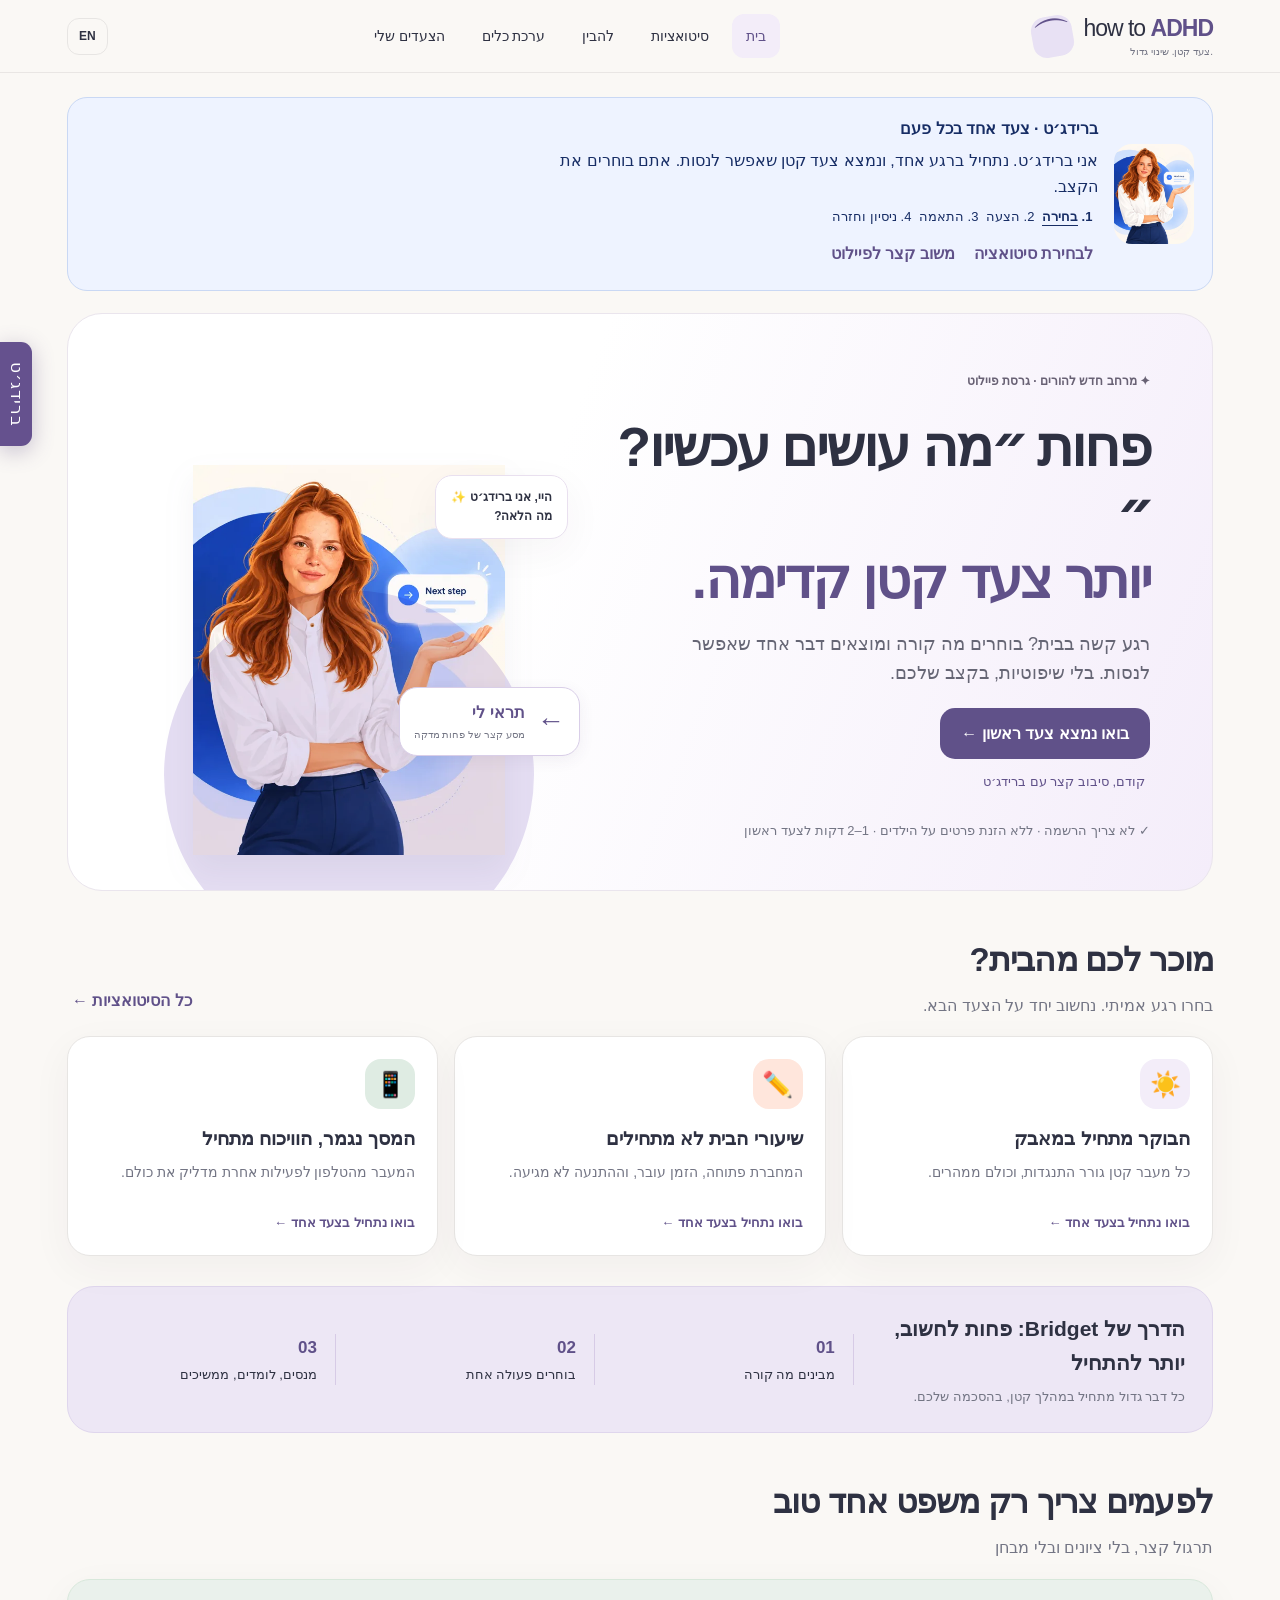
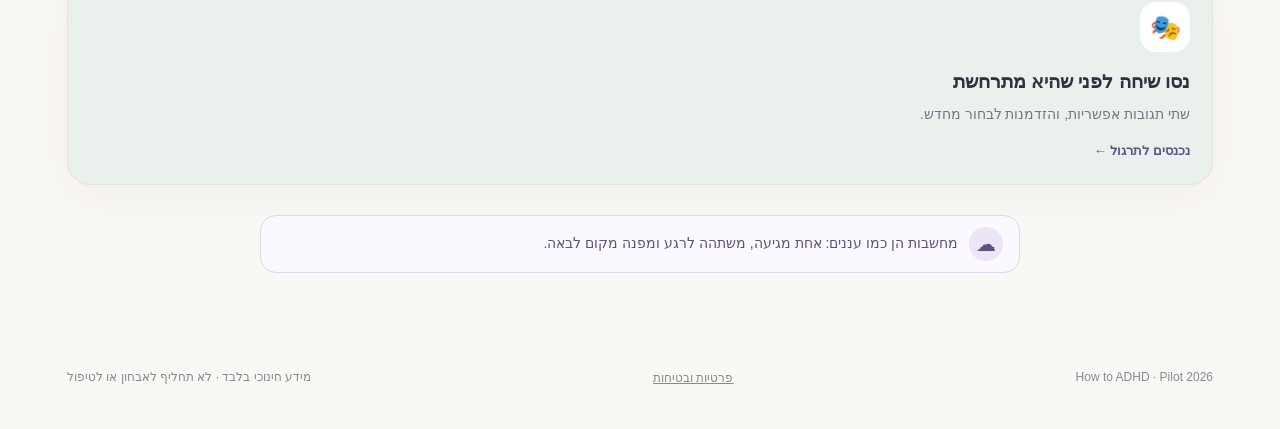
<file: index.html>
<!doctype html>
<html lang="he" dir="rtl">
<head>
<meta charset="utf-8"><meta name="viewport" content="width=device-width,initial-scale=1,viewport-fit=cover"><meta name="theme-color" content="#faf8f5"><meta name="description" content="How to ADHD – a practical guide for parents, one small step at a time.">
<title>How to ADHD | צעד אחד קדימה</title><link rel="icon" href="favicon.svg" type="image/svg+xml"><link rel="stylesheet" href="styles.css"><script defer src="app.js"></script>
</head>
<body>
<a class="skip" href="#main">דלגו לתוכן</a>
<header class="header"><div class="head-inner"><a class="brand" href="#home" aria-label="How to ADHD"><span class="mark">⌒</span><span>how to <b>ADHD</b><small id="brandline">צעד קטן. שינוי גדול.</small></span></a><nav class="nav" id="topNav" aria-label="ניווט ראשי"><button data-view="home">בית</button><button data-view="scenarios">סיטואציות</button><button data-view="learn">להבין</button><button data-view="tools">ערכת כלים</button><button data-view="mine">הצעדים שלי</button></nav><div class="head-actions"><button class="lang" id="lang" title="Switch language" aria-label="Switch language">EN</button><button class="tab-head" id="openTab">✳ <span>Bridget</span></button></div></div></header>
<main id="main" tabindex="-1"></main>
<nav class="bottom-nav" id="bottomNav" aria-label="ניווט בטלפון"><button data-view="home"><span>⌂</span><small>בית</small></button><button data-view="scenarios"><span>▦</span><small>סיטואציות</small></button><button data-view="learn"><span>◎</span><small>להבין</small></button><button data-view="tools"><span>◇</span><small>כלים</small></button><button data-view="mine"><span>✓</span><small>שלי</small></button></nav>
<button class="floating-tab" id="floatTab" aria-label="פתחו את Bridget">✳ <b>Bridget</b></button>
<div id="modalRoot"></div><div id="toast" role="status" aria-live="polite"></div>
<footer><span>How to ADHD · Pilot 2026</span><button id="privacyBtn">פרטיות ובטיחות</button><span id="footerNote">מידע חינוכי בלבד · לא תחליף לאבחון או לטיפול</span></footer>
</body></html>
</file>
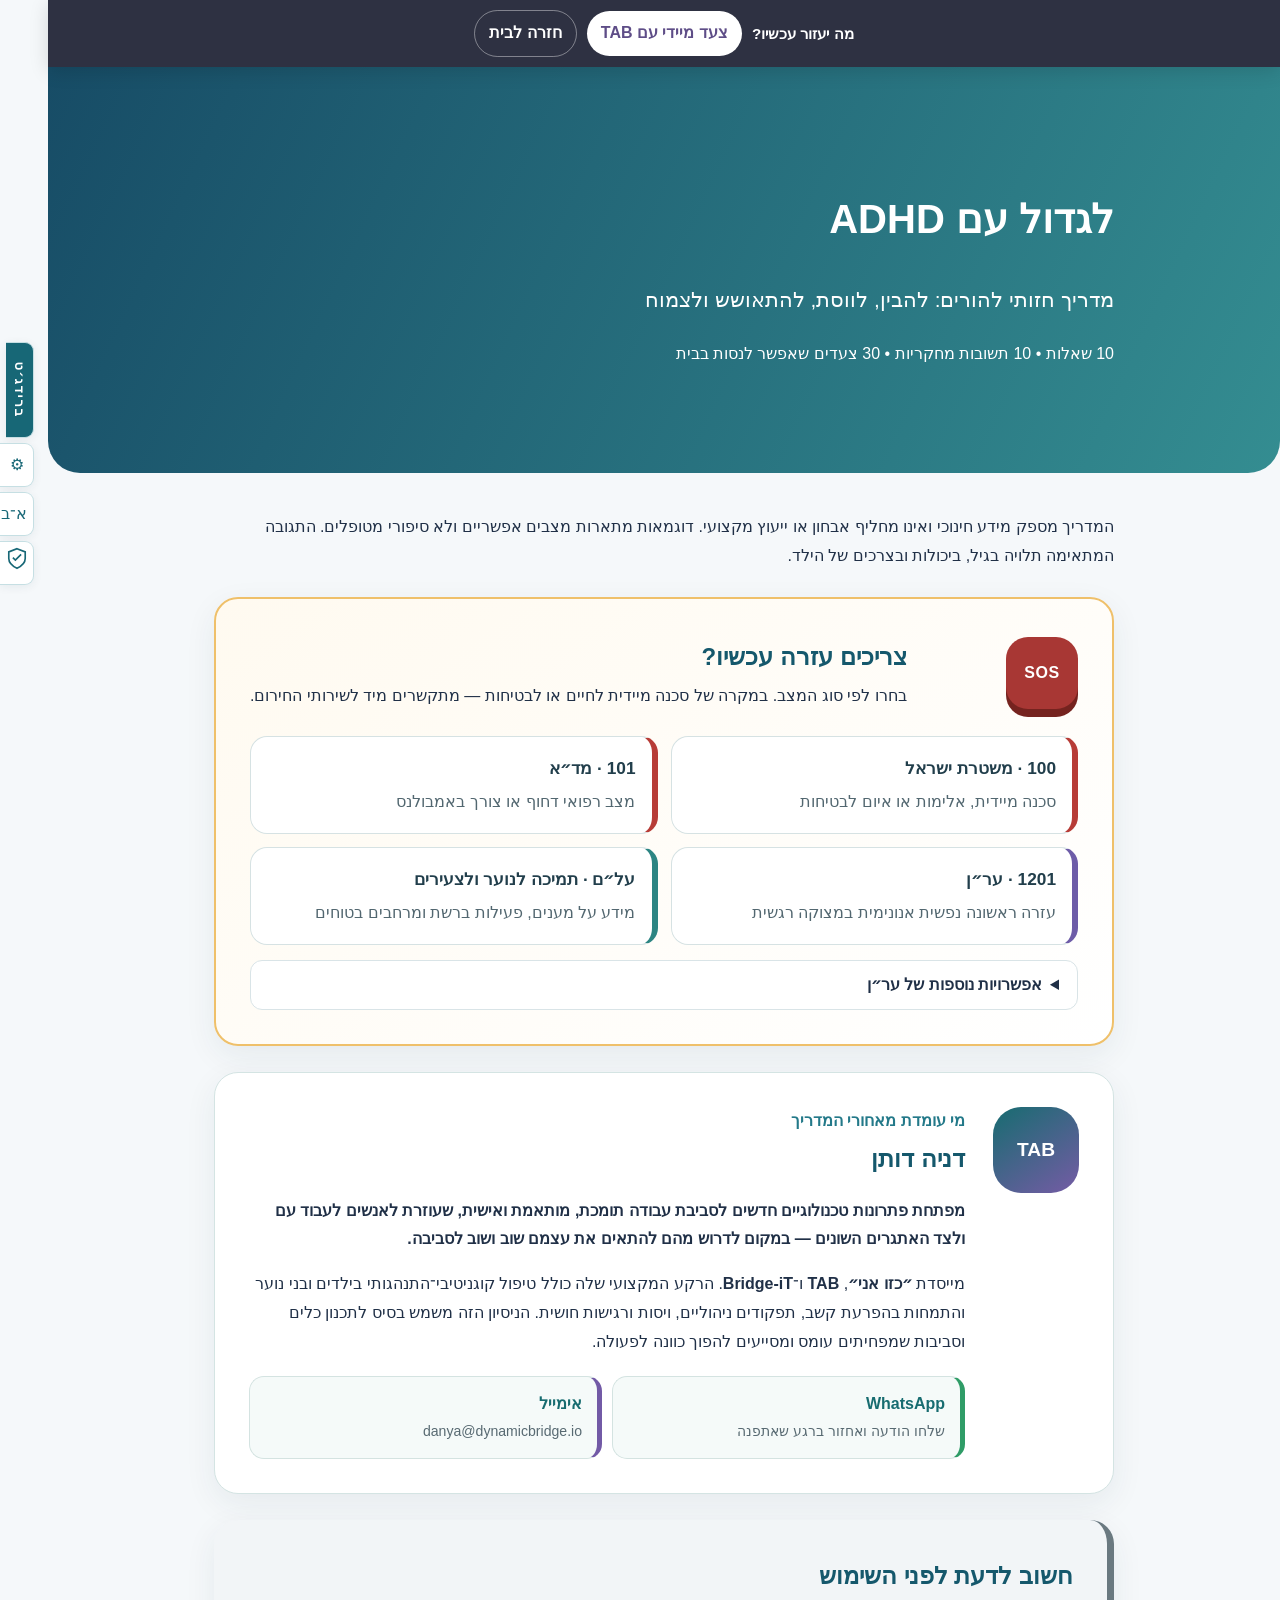
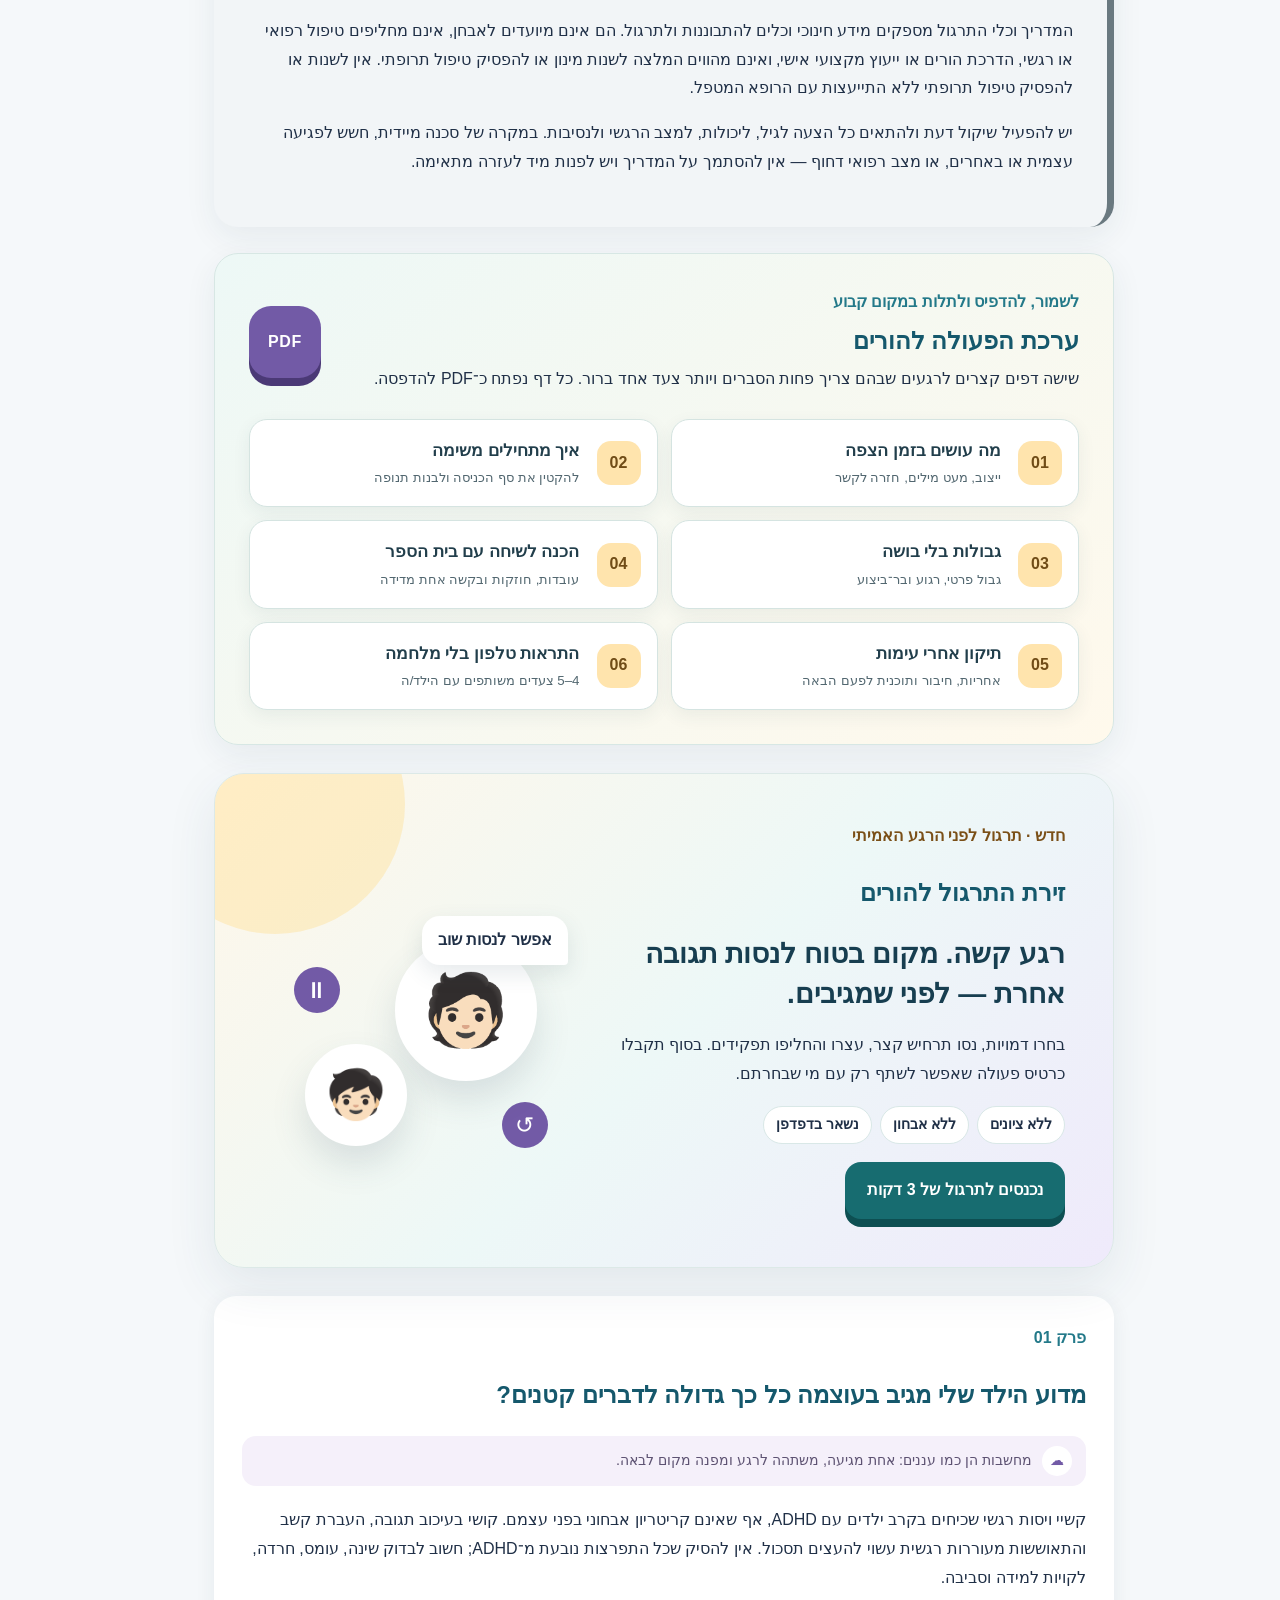
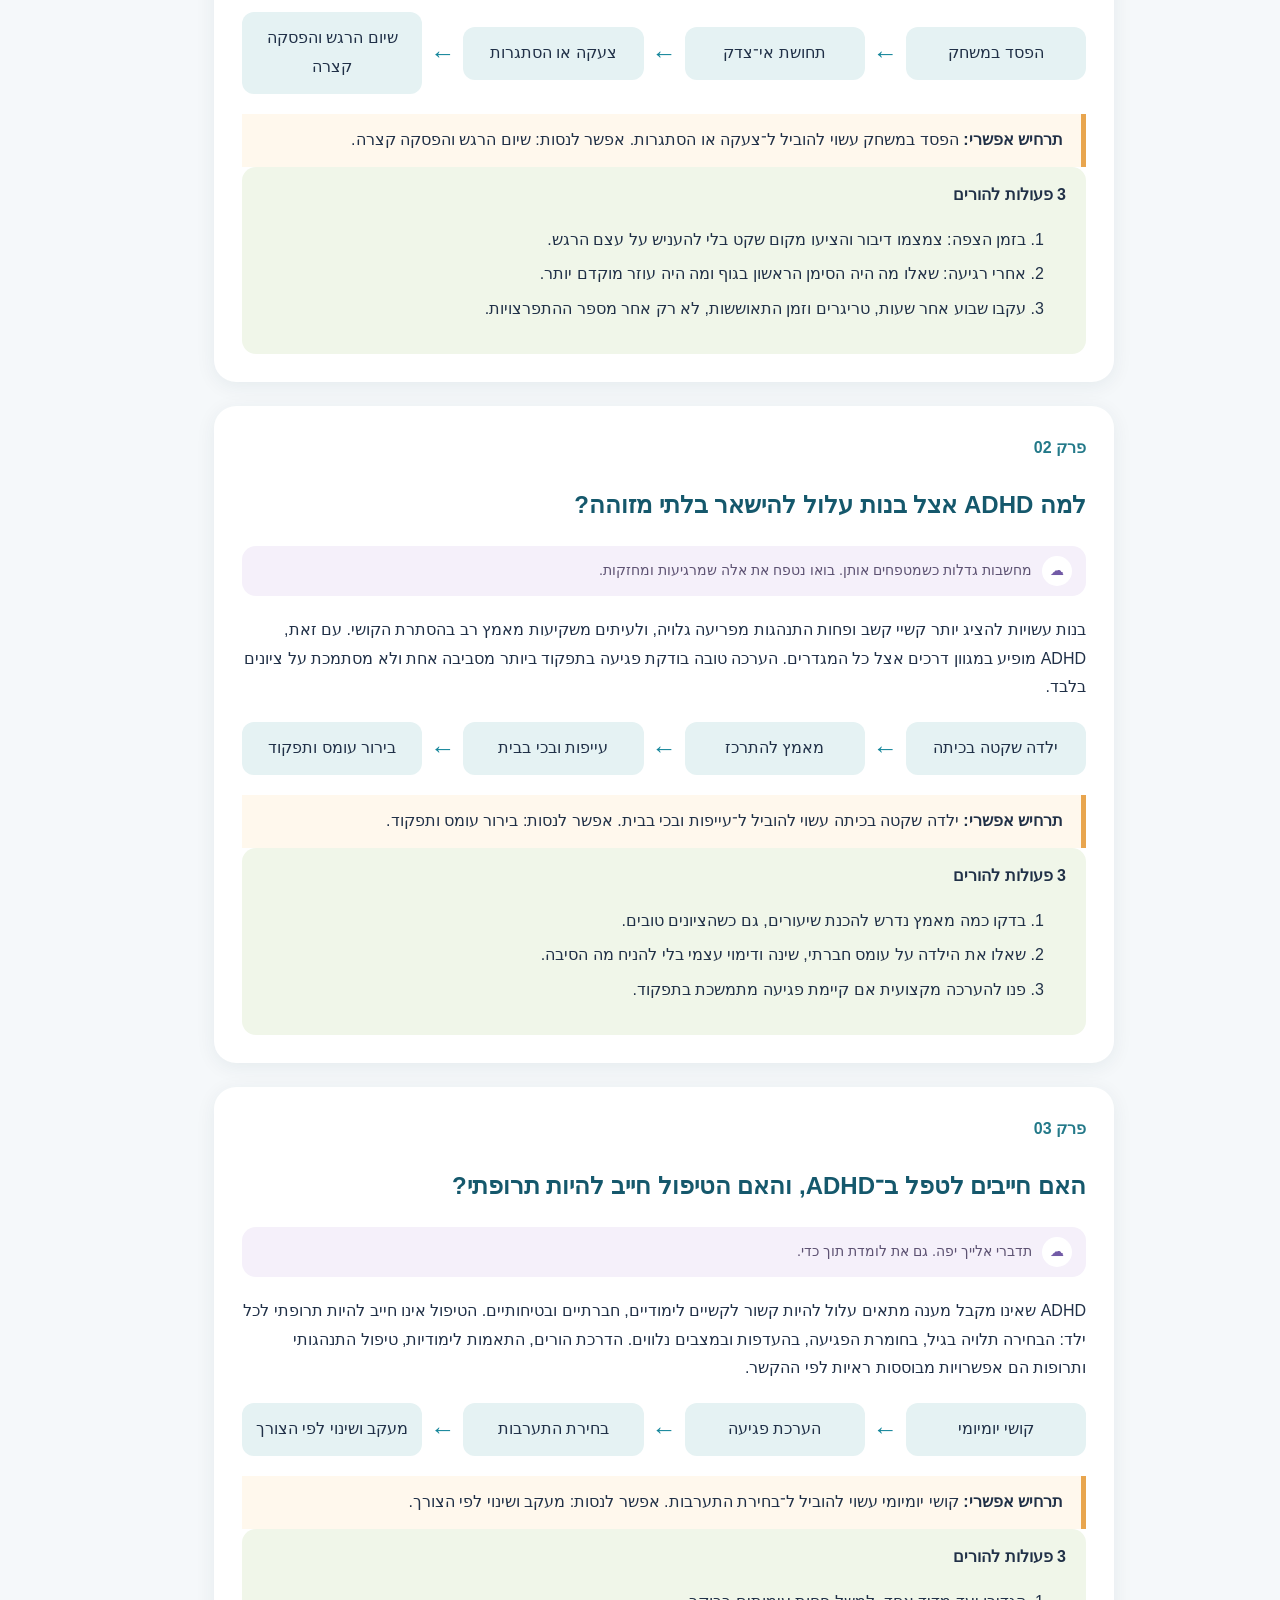
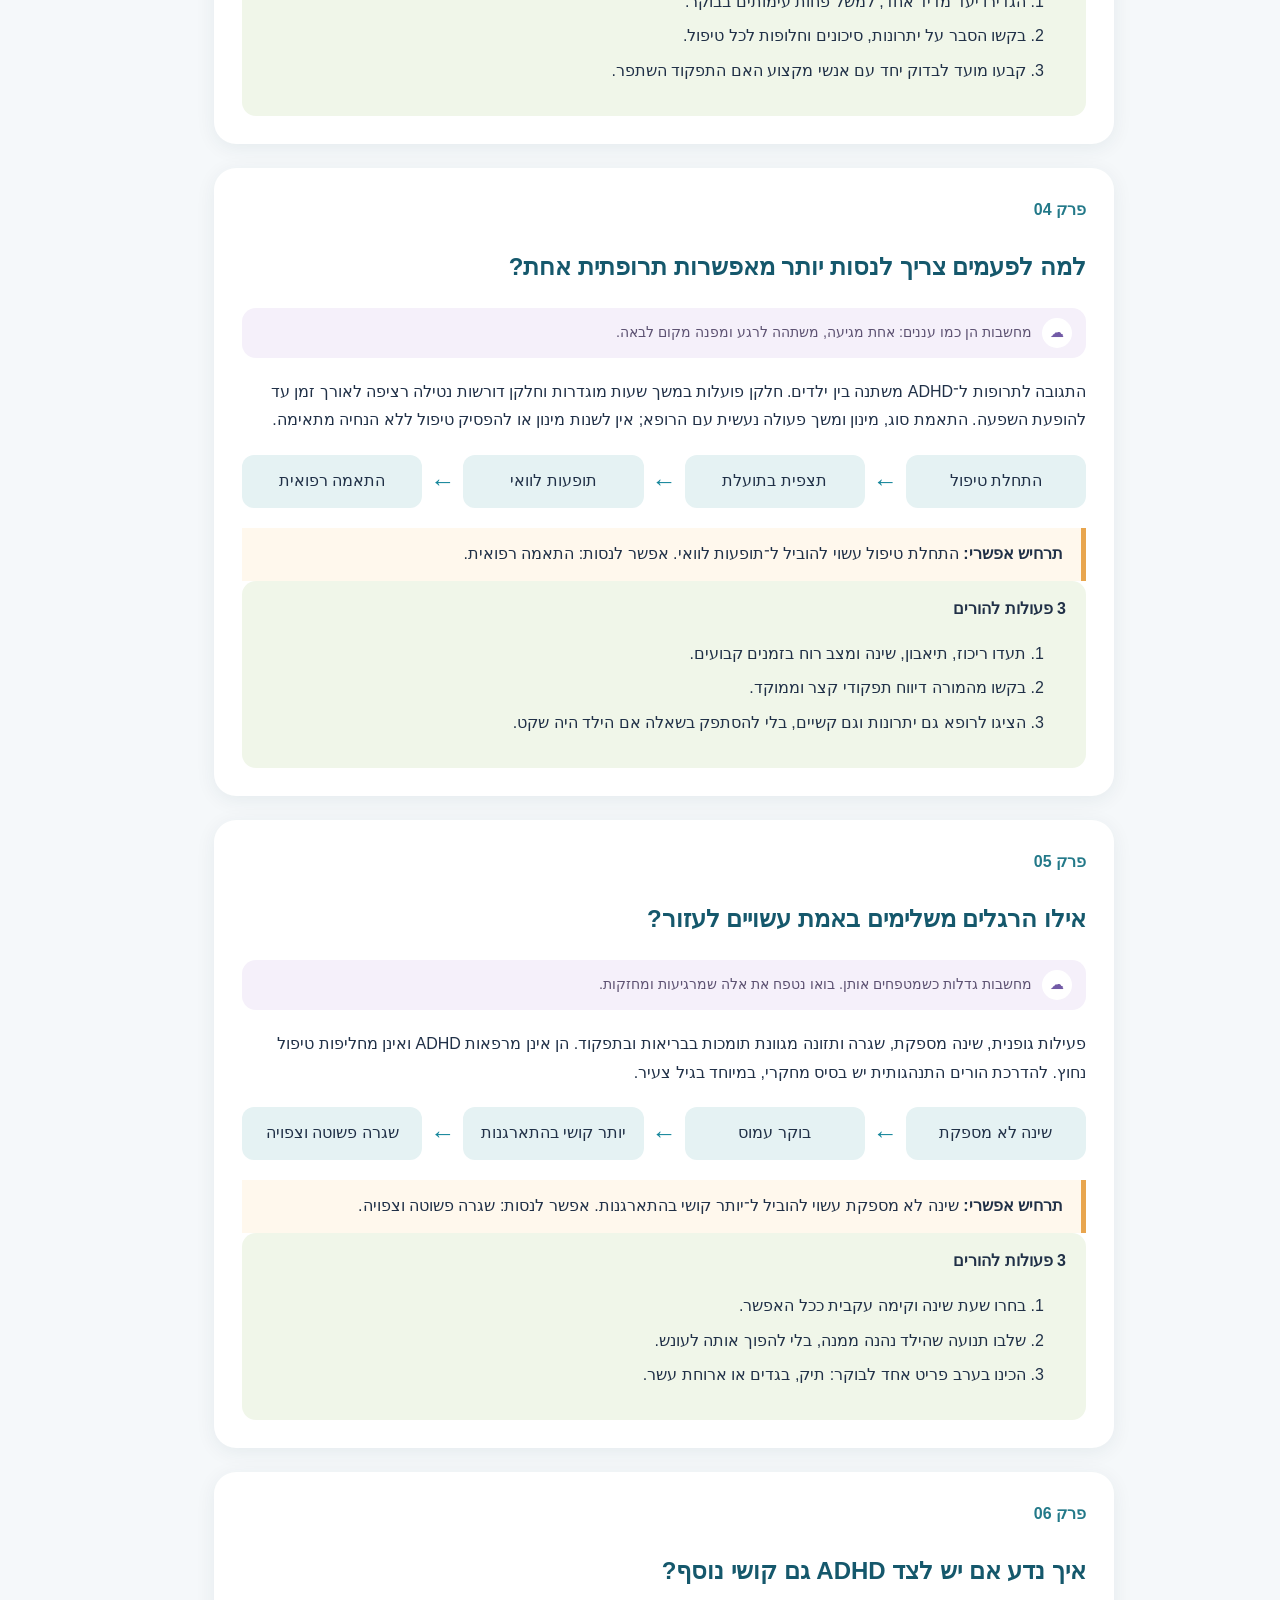
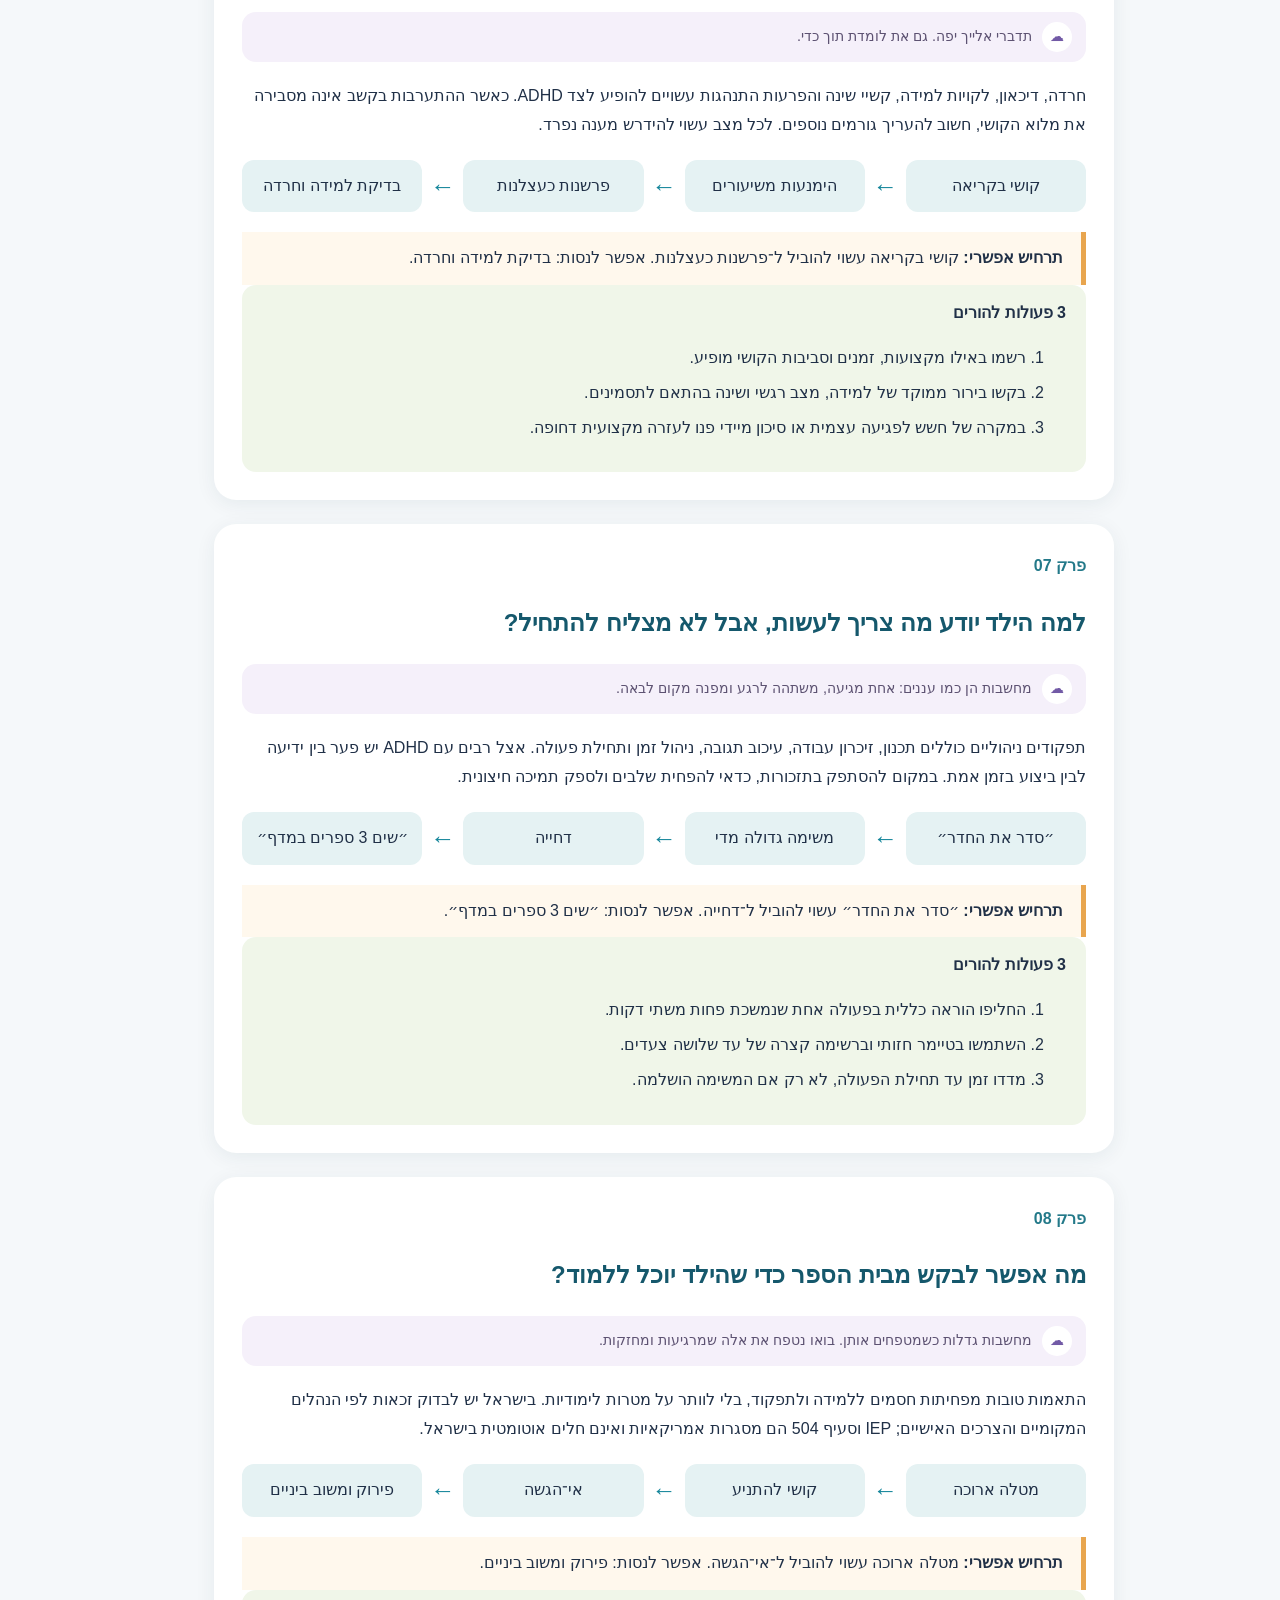
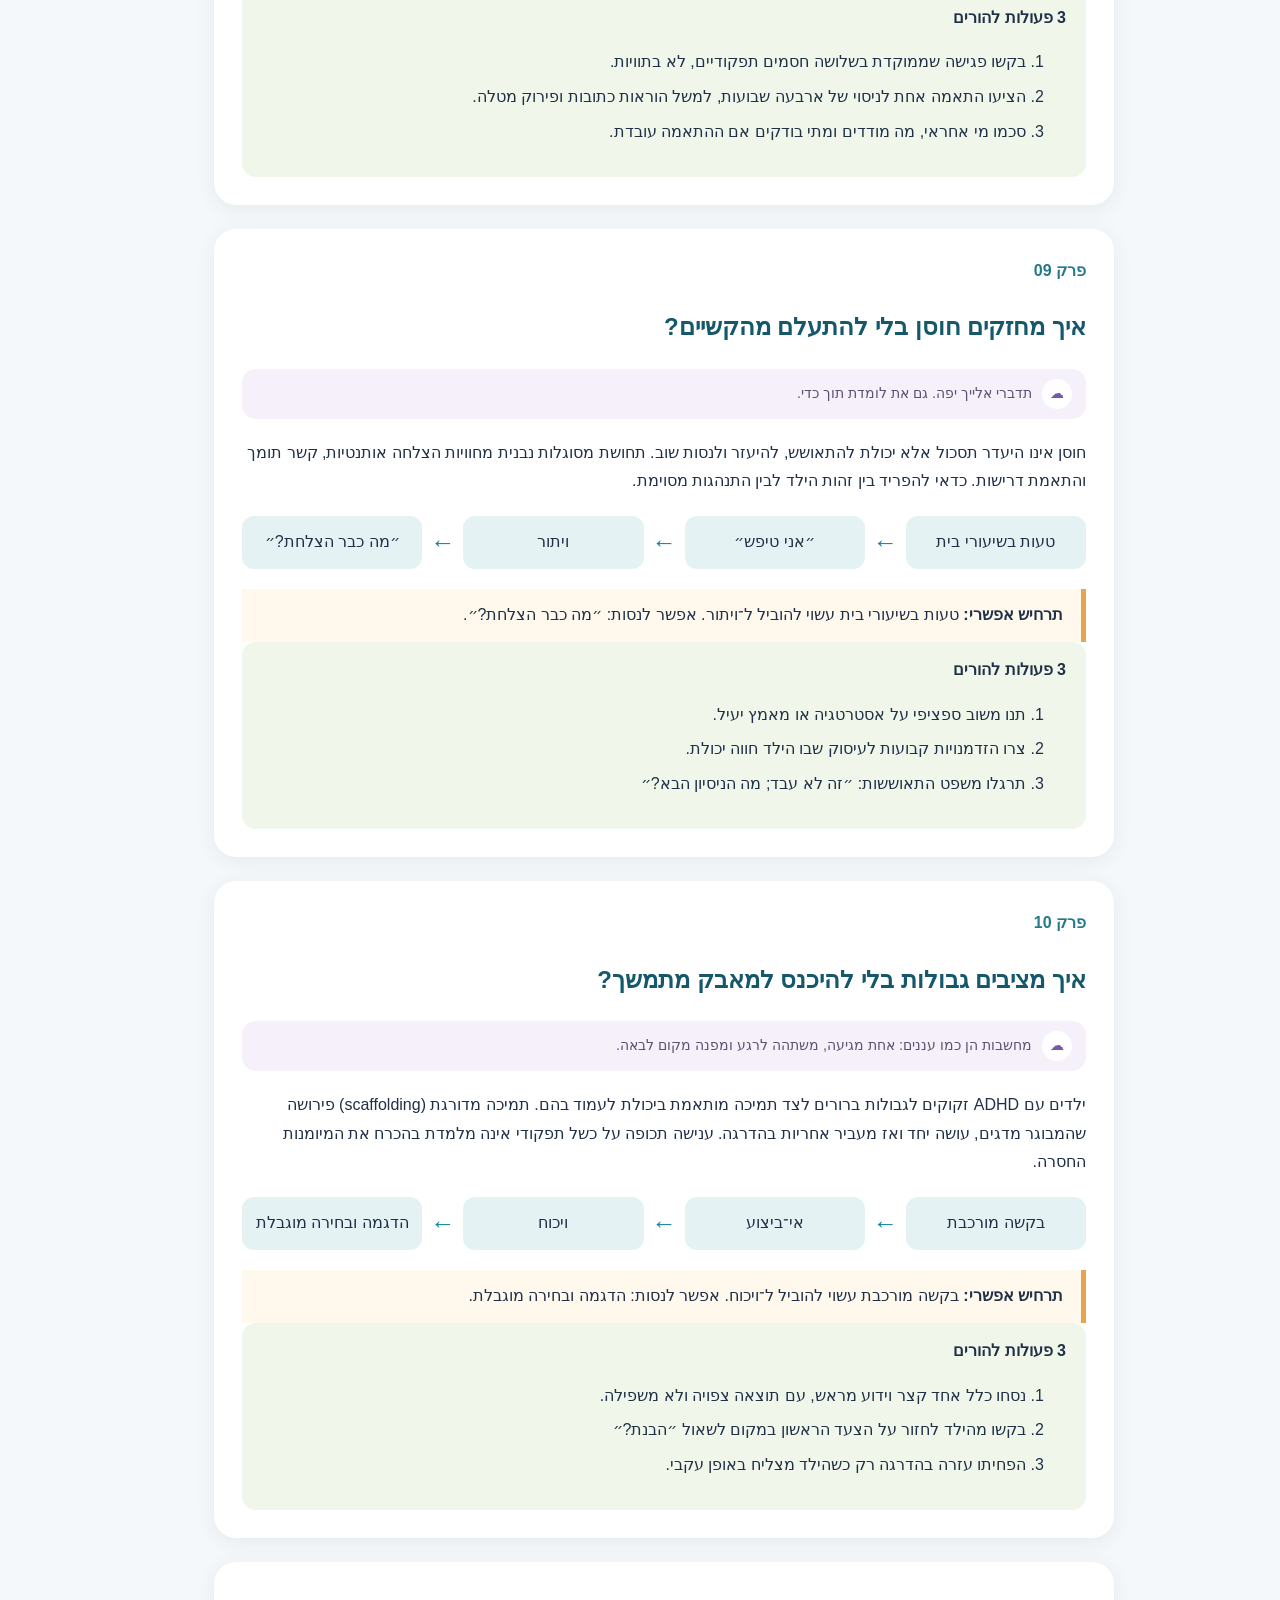
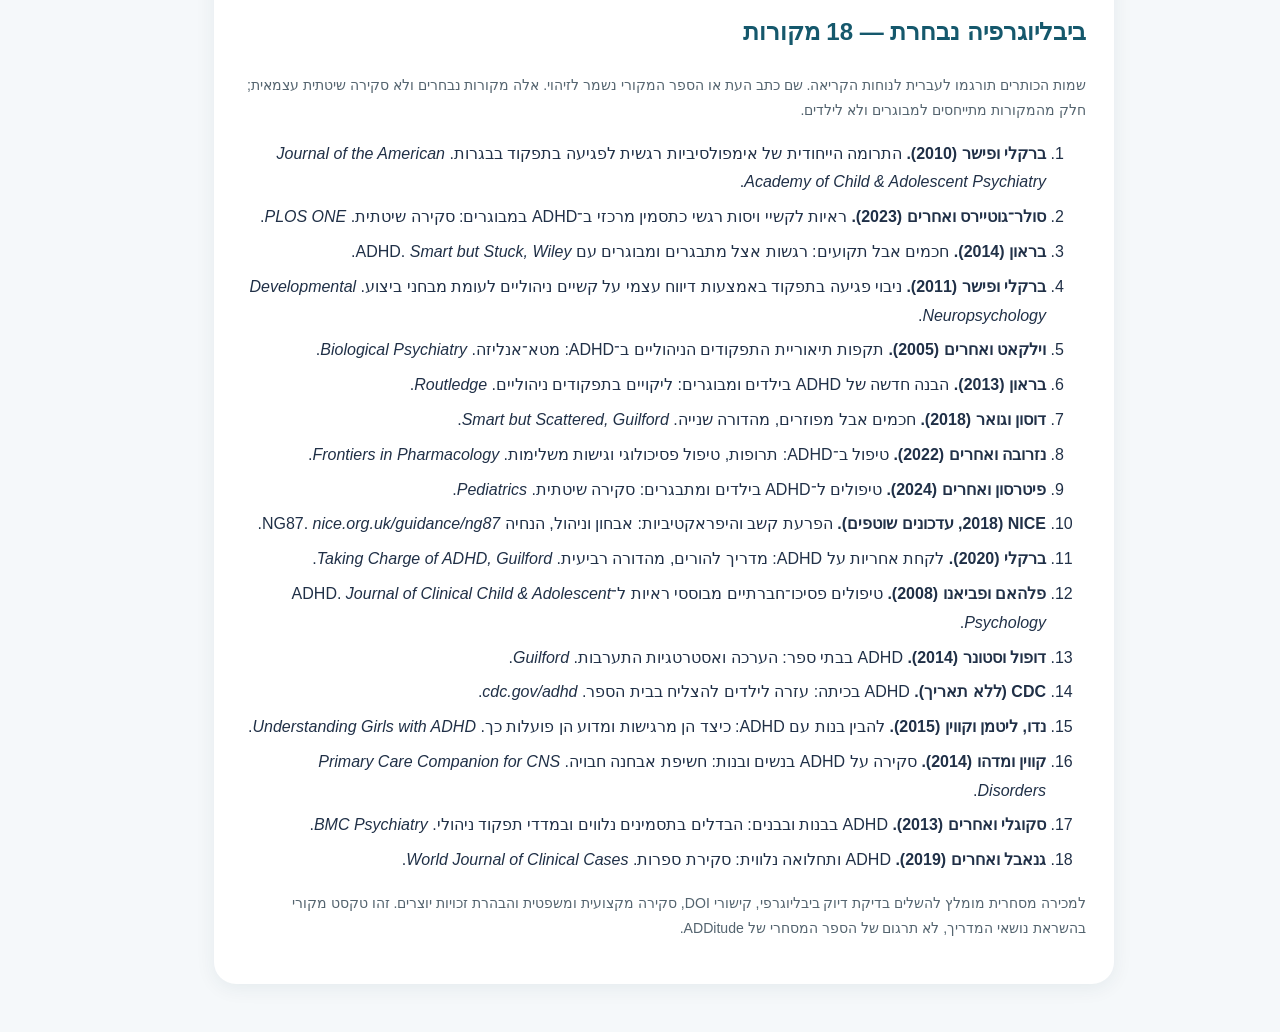
<file: guide.html>
<!doctype html><html lang="he" dir="rtl"><head><meta charset="utf-8"><meta name="viewport" content="width=device-width,initial-scale=1"><title>מדריך חזותי להורים לילדים עם ADHD</title><link rel="stylesheet" href="guide.css"></head>
<body>

<nav class="unified-bridge" aria-label="מעבר בין פעולה להבנה"><strong>מה יעזור עכשיו?</strong><a class="now" href="./#scenarios">צעד מיידי עם TAB</a><a class="home" href="./#home">חזרה לבית</a></nav>
<header><main><h1>לגדול עם ADHD</h1><p class="guide-subtitle">מדריך חזותי להורים: להבין, לווסת, להתאושש ולצמוח</p><p>10 שאלות • 10 תשובות מחקריות • 30 צעדים שאפשר לנסות בבית</p></main></header><main><p>המדריך מספק מידע חינוכי ואינו מחליף אבחון או ייעוץ מקצועי. דוגמאות מתארות מצבים אפשריים ולא סיפורי מטופלים. התגובה המתאימה תלויה בגיל, ביכולות ובצרכים של הילד.</p>
<section id="help-now" class="help-now" aria-labelledby="help-now-title">
  <div class="help-now-head">
    <span class="help-now-icon" aria-hidden="true">SOS</span>
    <div><h2 id="help-now-title">צריכים עזרה עכשיו?</h2><p>בחרו לפי סוג המצב. במקרה של סכנה מיידית לחיים או לבטיחות — מתקשרים מיד לשירותי החירום.</p></div>
  </div>
  <div class="help-now-grid">
    <a class="help-card urgent" href="tel:100"><strong>100 · משטרת ישראל</strong><span>סכנה מיידית, אלימות או איום לבטיחות</span></a>
    <a class="help-card urgent" href="tel:101"><strong>101 · מד״א</strong><span>מצב רפואי דחוף או צורך באמבולנס</span></a>
    <a class="help-card emotional" href="tel:1201"><strong>1201 · ער״ן</strong><span>עזרה ראשונה נפשית אנונימית במצוקה רגשית</span></a>
    <a class="help-card youth" href="https://elem.org.il/areas/%D7%A4%D7%A2%D7%99%D7%9C%D7%95%D7%AA-%D7%A2%D7%9C%D7%9D-%D7%91%D7%A8%D7%A9%D7%AA/" target="_blank" rel="noopener noreferrer"><strong>על״ם · תמיכה לנוער ולצעירים</strong><span>מידע על מענים, פעילות ברשת ומרחבים בטוחים</span></a>
  </div>
  <details class="help-more"><summary>אפשרויות נוספות של ער״ן</summary><p><a href="sms:+972529993544">שליחת SMS לער״ן: 052-999-3544</a> · <a href="https://www.eran.org.il/online-emotional-help/" target="_blank" rel="noopener noreferrer">סיוע רגשי מקוון</a></p></details>
</section>
<section id="professional-note" class="professional-note" aria-labelledby="professional-title">
  <div class="professional-badge" aria-hidden="true">TAB</div>
  <div>
    <div class="tag">מי עומדת מאחורי המדריך</div>
    <h2 id="professional-title">דניה דותן</h2>
    <p><strong>מפתחת פתרונות טכנולוגיים חדשים לסביבת עבודה תומכת, מותאמת ואישית, שעוזרת לאנשים לעבוד עם ולצד האתגרים השונים — במקום לדרוש מהם להתאים את עצמם שוב ושוב לסביבה.</strong></p>
    <p>מייסדת <strong>״כזו אני״</strong>, <strong>TAB</strong> ו־<strong>Bridge-iT</strong>. הרקע המקצועי שלה כולל טיפול קוגניטיבי־התנהגותי בילדים ובני נוער והתמחות בהפרעת קשב, תפקודים ניהוליים, ויסות ורגישות חושית. הניסיון הזה משמש בסיס לתכנון כלים וסביבות שמפחיתים עומס ומסייעים להפוך כוונה לפעולה.</p>
    <div class="contact-actions" aria-label="יצירת קשר עם דניה דותן">
      <a class="contact-button whatsapp" href="https://wa.me/972542299000?text=%D7%94%D7%99%D7%99%20%D7%93%D7%A0%D7%99%D7%94%2C%20%D7%94%D7%92%D7%A2%D7%AA%D7%99%20%D7%93%D7%A8%D7%9A%20%D7%94%D7%9E%D7%93%D7%A8%D7%99%D7%9A" target="_blank" rel="noopener noreferrer"><strong>WhatsApp</strong><span>שלחו הודעה ואחזור ברגע שאתפנה</span></a>
      <a class="contact-button email" href="mailto:danya@dynamicbridge.io"><strong>אימייל</strong><span>danya@dynamicbridge.io</span></a>
    </div>
  </div>
</section>
<section id="full-disclaimer" class="full-disclaimer" aria-labelledby="disclaimer-title">
  <h2 id="disclaimer-title">חשוב לדעת לפני השימוש</h2>
  <p>המדריך וכלי התרגול מספקים מידע חינוכי וכלים להתבוננות ולתרגול. הם אינם מיועדים לאבחן, אינם מחליפים טיפול רפואי או רגשי, הדרכת הורים או ייעוץ מקצועי אישי, ואינם מהווים המלצה לשנות מינון או להפסיק טיפול תרופתי. אין לשנות או להפסיק טיפול תרופתי ללא התייעצות עם הרופא המטפל.</p>
  <p>יש להפעיל שיקול דעת ולהתאים כל הצעה לגיל, ליכולות, למצב הרגשי ולנסיבות. במקרה של סכנה מיידית, חשש לפגיעה עצמית או באחרים, או מצב רפואי דחוף — אין להסתמך על המדריך ויש לפנות מיד לעזרה מתאימה.</p>
</section>
<section id="pdf-toolbox" class="pdf-toolbox" aria-labelledby="pdf-toolbox-title">
  <div class="pdf-toolbox-head">
    <div><div class="tag">לשמור, להדפיס ולתלות במקום קבוע</div><h2 id="pdf-toolbox-title">ערכת הפעולה להורים</h2><p>שישה דפים קצרים לרגעים שבהם צריך פחות הסברים ויותר צעד אחד ברור. כל דף נפתח כ־PDF להדפסה.</p></div>
    <span class="pdf-stack" aria-hidden="true">PDF</span>
  </div>
  <div class="pdf-grid">
    <a class="pdf-card" href="pdf/parent-tool-01-overwhelm-he.pdf"><span>01</span><strong>מה עושים בזמן הצפה</strong><small>ייצוב, מעט מילים, חזרה לקשר</small></a>
    <a class="pdf-card" href="pdf/parent-tool-02-task-start-he.pdf"><span>02</span><strong>איך מתחילים משימה</strong><small>להקטין את סף הכניסה ולבנות תנופה</small></a>
    <a class="pdf-card" href="pdf/parent-tool-03-boundaries-without-shame-he.pdf"><span>03</span><strong>גבולות בלי בושה</strong><small>גבול פרטי, רגוע ובר־ביצוע</small></a>
    <a class="pdf-card" href="pdf/parent-tool-04-school-meeting-he.pdf"><span>04</span><strong>הכנה לשיחה עם בית הספר</strong><small>עובדות, חוזקות ובקשה אחת מדידה</small></a>
    <a class="pdf-card" href="pdf/parent-tool-05-repair-after-conflict-he.pdf"><span>05</span><strong>תיקון אחרי עימות</strong><small>אחריות, חיבור ותוכנית לפעם הבאה</small></a>
    <a class="pdf-card" href="pdf/parent-tool-06-phone-notifications-he.pdf"><span>06</span><strong>התראות טלפון בלי מלחמה</strong><small>4–5 צעדים משותפים עם הילד/ה</small></a>
  </div>
</section>
<section id="practice-arena" aria-labelledby="arena-heading">
  <div class="arena-kicker">חדש · תרגול לפני הרגע האמיתי</div>
  <div class="arena-intro">
    <div>
      <h2 id="arena-heading">זירת התרגול להורים</h2>
      <p class="arena-lead">רגע קשה. מקום בטוח לנסות תגובה אחרת — לפני שמגיבים.</p>
      <p>בחרו דמויות, נסו תרחיש קצר, עצרו והחליפו תפקידים. בסוף תקבלו כרטיס פעולה שאפשר לשתף רק עם מי שבחרתם.</p>
      <div class="arena-promises" aria-label="עקרונות הזירה">
        <span>ללא ציונים</span><span>ללא אבחון</span><span>נשאר בדפדפן</span>
      </div>
      <button class="arena-launch" id="arena-launch">נכנסים לתרגול של 3 דקות</button>
    </div>
    <div class="arena-visual" aria-hidden="true">
      <div class="arena-orbit orbit-one">⏸</div>
      <div class="arena-orbit orbit-two">↺</div>
      <div class="arena-avatar-big">🧑🏻</div>
      <div class="arena-avatar-small">🧒🏻</div>
      <div class="arena-bubble">אפשר לנסות שוב</div>
    </div>
  </div>
</section>
<div id="arena-modal" class="arena-modal" hidden>
  <div class="arena-shell" role="dialog" aria-modal="true" aria-labelledby="arena-title">
    <header class="arena-topbar">
      <div><span class="arena-mini">ברידג׳ט · זירת תרגול</span><h2 id="arena-title">מתחילים ברוגע</h2></div>
      <div class="arena-tools">
        <button id="arena-language" class="arena-icon" aria-label="Switch to English">EN</button>
        <button id="arena-voice" class="arena-icon" type="button" aria-pressed="false" aria-label="ניגון קריינות לשלב הנוכחי" aria-describedby="arena-audio-status">▶</button>
        <button id="arena-contrast" class="arena-icon" aria-pressed="false" aria-label="ניגודיות גבוהה">◐</button>
        <button id="arena-close" class="arena-icon" aria-label="סגירת זירת התרגול">×</button>
      </div>
    </header>
    <div class="arena-progress" aria-label="התקדמות"><span id="arena-progress-bar"></span></div>
    <div id="arena-stage" class="arena-stage" tabindex="-1"></div>
    <p id="arena-audio-status" class="arena-audio-status" role="status" aria-live="polite"></p>
    <footer class="arena-footer"><span id="arena-privacy">הבחירות נשארות במכשיר הזה ולא נשלחות.</span><button id="arena-bouncer-link">בדיקת פרטיות</button></footer>
  </div>
</div>
<article id="c1"><div class="tag">פרק 01</div><h2>מדוע הילד שלי מגיב בעוצמה כל כך גדולה לדברים קטנים?</h2><p>קשיי ויסות רגשי שכיחים בקרב ילדים עם ADHD, אף שאינם קריטריון אבחוני בפני עצמם. קושי בעיכוב תגובה, העברת קשב והתאוששות מעוררות רגשית עשוי להעצים תסכול. אין להסיק שכל התפרצות נובעת מ־ADHD; חשוב לבדוק שינה, עומס, חרדה, לקויות למידה וסביבה.</p><div class="flow"><div class="node">הפסד במשחק</div><span class="arrow">←</span><div class="node">תחושת אי־צדק</div><span class="arrow">←</span><div class="node">צעקה או הסתגרות</div><span class="arrow">←</span><div class="node pulse">שיום הרגש והפסקה קצרה</div></div><div class="example"><b>תרחיש אפשרי:</b> הפסד במשחק עשוי להוביל ל־צעקה או הסתגרות. אפשר לנסות: שיום הרגש והפסקה קצרה.</div><div class="bonus"><b>3 פעולות להורים</b><ol><li>בזמן הצפה: צמצמו דיבור והציעו מקום שקט בלי להעניש על עצם הרגש.</li><li>אחרי רגיעה: שאלו מה היה הסימן הראשון בגוף ומה היה עוזר מוקדם יותר.</li><li>עקבו שבוע אחר שעות, טריגרים וזמן התאוששות, לא רק אחר מספר ההתפרצויות.</li></ol></div></article><article id="c2"><div class="tag">פרק 02</div><h2>למה ADHD אצל בנות עלול להישאר בלתי מזוהה?</h2><p>בנות עשויות להציג יותר קשיי קשב ופחות התנהגות מפריעה גלויה, ולעיתים משקיעות מאמץ רב בהסתרת הקושי. עם זאת, ADHD מופיע במגוון דרכים אצל כל המגדרים. הערכה טובה בודקת פגיעה בתפקוד ביותר מסביבה אחת ולא מסתמכת על ציונים בלבד.</p><div class="flow"><div class="node">ילדה שקטה בכיתה</div><span class="arrow">←</span><div class="node">מאמץ להתרכז</div><span class="arrow">←</span><div class="node">עייפות ובכי בבית</div><span class="arrow">←</span><div class="node pulse">בירור עומס ותפקוד</div></div><div class="example"><b>תרחיש אפשרי:</b> ילדה שקטה בכיתה עשוי להוביל ל־עייפות ובכי בבית. אפשר לנסות: בירור עומס ותפקוד.</div><div class="bonus"><b>3 פעולות להורים</b><ol><li>בדקו כמה מאמץ נדרש להכנת שיעורים, גם כשהציונים טובים.</li><li>שאלו את הילדה על עומס חברתי, שינה ודימוי עצמי בלי להניח מה הסיבה.</li><li>פנו להערכה מקצועית אם קיימת פגיעה מתמשכת בתפקוד.</li></ol></div></article><article id="c3"><div class="tag">פרק 03</div><h2>האם חייבים לטפל ב־ADHD, והאם הטיפול חייב להיות תרופתי?</h2><p>ADHD שאינו מקבל מענה מתאים עלול להיות קשור לקשיים לימודיים, חברתיים ובטיחותיים. הטיפול אינו חייב להיות תרופתי לכל ילד: הבחירה תלויה בגיל, בחומרת הפגיעה, בהעדפות ובמצבים נלווים. הדרכת הורים, התאמות לימודיות, טיפול התנהגותי ותרופות הם אפשרויות מבוססות ראיות לפי ההקשר.</p><div class="flow"><div class="node">קושי יומיומי</div><span class="arrow">←</span><div class="node">הערכת פגיעה</div><span class="arrow">←</span><div class="node">בחירת התערבות</div><span class="arrow">←</span><div class="node pulse">מעקב ושינוי לפי הצורך</div></div><div class="example"><b>תרחיש אפשרי:</b> קושי יומיומי עשוי להוביל ל־בחירת התערבות. אפשר לנסות: מעקב ושינוי לפי הצורך.</div><div class="bonus"><b>3 פעולות להורים</b><ol><li>הגדירו יעד מדיד אחד, למשל פחות עימותים בבוקר.</li><li>בקשו הסבר על יתרונות, סיכונים וחלופות לכל טיפול.</li><li>קבעו מועד לבדוק יחד עם אנשי מקצוע האם התפקוד השתפר.</li></ol></div></article><article id="c4"><div class="tag">פרק 04</div><h2>למה לפעמים צריך לנסות יותר מאפשרות תרופתית אחת?</h2><p>התגובה לתרופות ל־ADHD משתנה בין ילדים. חלקן פועלות במשך שעות מוגדרות וחלקן דורשות נטילה רציפה לאורך זמן עד להופעת השפעה. התאמת סוג, מינון ומשך פעולה נעשית עם הרופא; אין לשנות מינון או להפסיק טיפול ללא הנחיה מתאימה.</p><div class="flow"><div class="node">התחלת טיפול</div><span class="arrow">←</span><div class="node">תצפית בתועלת</div><span class="arrow">←</span><div class="node">תופעות לוואי</div><span class="arrow">←</span><div class="node pulse">התאמה רפואית</div></div><div class="example"><b>תרחיש אפשרי:</b> התחלת טיפול עשוי להוביל ל־תופעות לוואי. אפשר לנסות: התאמה רפואית.</div><div class="bonus"><b>3 פעולות להורים</b><ol><li>תעדו ריכוז, תיאבון, שינה ומצב רוח בזמנים קבועים.</li><li>בקשו מהמורה דיווח תפקודי קצר וממוקד.</li><li>הציגו לרופא גם יתרונות וגם קשיים, בלי להסתפק בשאלה אם הילד היה שקט.</li></ol></div></article><article id="c5"><div class="tag">פרק 05</div><h2>אילו הרגלים משלימים באמת עשויים לעזור?</h2><p>פעילות גופנית, שינה מספקת, שגרה ותזונה מגוונת תומכות בבריאות ובתפקוד. הן אינן מרפאות ADHD ואינן מחליפות טיפול נחוץ. להדרכת הורים התנהגותית יש בסיס מחקרי, במיוחד בגיל צעיר.</p><div class="flow"><div class="node">שינה לא מספקת</div><span class="arrow">←</span><div class="node">בוקר עמוס</div><span class="arrow">←</span><div class="node">יותר קושי בהתארגנות</div><span class="arrow">←</span><div class="node pulse">שגרה פשוטה וצפויה</div></div><div class="example"><b>תרחיש אפשרי:</b> שינה לא מספקת עשוי להוביל ל־יותר קושי בהתארגנות. אפשר לנסות: שגרה פשוטה וצפויה.</div><div class="bonus"><b>3 פעולות להורים</b><ol><li>בחרו שעת שינה וקימה עקבית ככל האפשר.</li><li>שלבו תנועה שהילד נהנה ממנה, בלי להפוך אותה לעונש.</li><li>הכינו בערב פריט אחד לבוקר: תיק, בגדים או ארוחת עשר.</li></ol></div></article><article id="c6"><div class="tag">פרק 06</div><h2>איך נדע אם יש לצד ADHD גם קושי נוסף?</h2><p>חרדה, דיכאון, לקויות למידה, קשיי שינה והפרעות התנהגות עשויים להופיע לצד ADHD. כאשר ההתערבות בקשב אינה מסבירה את מלוא הקושי, חשוב להעריך גורמים נוספים. לכל מצב עשוי להידרש מענה נפרד.</p><div class="flow"><div class="node">קושי בקריאה</div><span class="arrow">←</span><div class="node">הימנעות משיעורים</div><span class="arrow">←</span><div class="node">פרשנות כעצלנות</div><span class="arrow">←</span><div class="node pulse">בדיקת למידה וחרדה</div></div><div class="example"><b>תרחיש אפשרי:</b> קושי בקריאה עשוי להוביל ל־פרשנות כעצלנות. אפשר לנסות: בדיקת למידה וחרדה.</div><div class="bonus"><b>3 פעולות להורים</b><ol><li>רשמו באילו מקצועות, זמנים וסביבות הקושי מופיע.</li><li>בקשו בירור ממוקד של למידה, מצב רגשי ושינה בהתאם לתסמינים.</li><li>במקרה של חשש לפגיעה עצמית או סיכון מיידי פנו לעזרה מקצועית דחופה.</li></ol></div></article><article id="c7"><div class="tag">פרק 07</div><h2>למה הילד יודע מה צריך לעשות, אבל לא מצליח להתחיל?</h2><p>תפקודים ניהוליים כוללים תכנון, זיכרון עבודה, עיכוב תגובה, ניהול זמן ותחילת פעולה. אצל רבים עם ADHD יש פער בין ידיעה לבין ביצוע בזמן אמת. במקום להסתפק בתזכורות, כדאי להפחית שלבים ולספק תמיכה חיצונית.</p><div class="flow"><div class="node">״סדר את החדר״</div><span class="arrow">←</span><div class="node">משימה גדולה מדי</div><span class="arrow">←</span><div class="node">דחייה</div><span class="arrow">←</span><div class="node pulse">״שים 3 ספרים במדף״</div></div><div class="example"><b>תרחיש אפשרי:</b> ״סדר את החדר״ עשוי להוביל ל־דחייה. אפשר לנסות: ״שים 3 ספרים במדף״.</div><div class="bonus"><b>3 פעולות להורים</b><ol><li>החליפו הוראה כללית בפעולה אחת שנמשכת פחות משתי דקות.</li><li>השתמשו בטיימר חזותי וברשימה קצרה של עד שלושה צעדים.</li><li>מדדו זמן עד תחילת הפעולה, לא רק אם המשימה הושלמה.</li></ol></div></article><article id="c8"><div class="tag">פרק 08</div><h2>מה אפשר לבקש מבית הספר כדי שהילד יוכל ללמוד?</h2><p>התאמות טובות מפחיתות חסמים ללמידה ולתפקוד, בלי לוותר על מטרות לימודיות. בישראל יש לבדוק זכאות לפי הנהלים המקומיים והצרכים האישיים; IEP וסעיף 504 הם מסגרות אמריקאיות ואינם חלים אוטומטית בישראל.</p><div class="flow"><div class="node">מטלה ארוכה</div><span class="arrow">←</span><div class="node">קושי להתניע</div><span class="arrow">←</span><div class="node">אי־הגשה</div><span class="arrow">←</span><div class="node pulse">פירוק ומשוב ביניים</div></div><div class="example"><b>תרחיש אפשרי:</b> מטלה ארוכה עשוי להוביל ל־אי־הגשה. אפשר לנסות: פירוק ומשוב ביניים.</div><div class="bonus"><b>3 פעולות להורים</b><ol><li>בקשו פגישה שממוקדת בשלושה חסמים תפקודיים, לא בתוויות.</li><li>הציעו התאמה אחת לניסוי של ארבעה שבועות, למשל הוראות כתובות ופירוק מטלה.</li><li>סכמו מי אחראי, מה מודדים ומתי בודקים אם ההתאמה עובדת.</li></ol></div></article><article id="c9"><div class="tag">פרק 09</div><h2>איך מחזקים חוסן בלי להתעלם מהקשיים?</h2><p>חוסן אינו היעדר תסכול אלא יכולת להתאושש, להיעזר ולנסות שוב. תחושת מסוגלות נבנית מחוויות הצלחה אותנטיות, קשר תומך והתאמת דרישות. כדאי להפריד בין זהות הילד לבין התנהגות מסוימת.</p><div class="flow"><div class="node">טעות בשיעורי בית</div><span class="arrow">←</span><div class="node">״אני טיפש״</div><span class="arrow">←</span><div class="node">ויתור</div><span class="arrow">←</span><div class="node pulse">״מה כבר הצלחת?״</div></div><div class="example"><b>תרחיש אפשרי:</b> טעות בשיעורי בית עשוי להוביל ל־ויתור. אפשר לנסות: ״מה כבר הצלחת?״.</div><div class="bonus"><b>3 פעולות להורים</b><ol><li>תנו משוב ספציפי על אסטרטגיה או מאמץ יעיל.</li><li>צרו הזדמנויות קבועות לעיסוק שבו הילד חווה יכולת.</li><li>תרגלו משפט התאוששות: ״זה לא עבד; מה הניסיון הבא?״</li></ol></div></article><article id="c10"><div class="tag">פרק 10</div><h2>איך מציבים גבולות בלי להיכנס למאבק מתמשך?</h2><p>ילדים עם ADHD זקוקים לגבולות ברורים לצד תמיכה מותאמת ביכולת לעמוד בהם. תמיכה מדורגת (scaffolding) פירושה שהמבוגר מדגים, עושה יחד ואז מעביר אחריות בהדרגה. ענישה תכופה על כשל תפקודי אינה מלמדת בהכרח את המיומנות החסרה.</p><div class="flow"><div class="node">בקשה מורכבת</div><span class="arrow">←</span><div class="node">אי־ביצוע</div><span class="arrow">←</span><div class="node">ויכוח</div><span class="arrow">←</span><div class="node pulse">הדגמה ובחירה מוגבלת</div></div><div class="example"><b>תרחיש אפשרי:</b> בקשה מורכבת עשוי להוביל ל־ויכוח. אפשר לנסות: הדגמה ובחירה מוגבלת.</div><div class="bonus"><b>3 פעולות להורים</b><ol><li>נסחו כלל אחד קצר וידוע מראש, עם תוצאה צפויה ולא משפילה.</li><li>בקשו מהילד לחזור על הצעד הראשון במקום לשאול ״הבנת?״</li><li>הפחיתו עזרה בהדרגה רק כשהילד מצליח באופן עקבי.</li></ol></div></article><article><h2>ביבליוגרפיה נבחרת — 18 מקורות</h2><p class="small">שמות הכותרים תורגמו לעברית לנוחות הקריאה. שם כתב העת או הספר המקורי נשמר לזיהוי. אלה מקורות נבחרים ולא סקירה שיטתית עצמאית; חלק מהמקורות מתייחסים למבוגרים ולא לילדים.</p><ol><li><b>ברקלי ופישר (2010).</b> התרומה הייחודית של אימפולסיביות רגשית לפגיעה בתפקוד בבגרות. <i>Journal of the American Academy of Child &amp; Adolescent Psychiatry</i>.</li><li><b>סולר־גוטיירס ואחרים (2023).</b> ראיות לקשיי ויסות רגשי כתסמין מרכזי ב־ADHD במבוגרים: סקירה שיטתית. <i>PLOS ONE</i>.</li><li><b>בראון (2014).</b> חכמים אבל תקועים: רגשות אצל מתבגרים ומבוגרים עם ADHD. <i>Smart but Stuck, Wiley</i>.</li><li><b>ברקלי ופישר (2011).</b> ניבוי פגיעה בתפקוד באמצעות דיווח עצמי על קשיים ניהוליים לעומת מבחני ביצוע. <i>Developmental Neuropsychology</i>.</li><li><b>וילקאט ואחרים (2005).</b> תקפות תיאוריית התפקודים הניהוליים ב־ADHD: מטא־אנליזה. <i>Biological Psychiatry</i>.</li><li><b>בראון (2013).</b> הבנה חדשה של ADHD בילדים ומבוגרים: ליקויים בתפקודים ניהוליים. <i>Routledge</i>.</li><li><b>דוסון וגואר (2018).</b> חכמים אבל מפוזרים, מהדורה שנייה. <i>Smart but Scattered, Guilford</i>.</li><li><b>נזרובה ואחרים (2022).</b> טיפול ב־ADHD: תרופות, טיפול פסיכולוגי וגישות משלימות. <i>Frontiers in Pharmacology</i>.</li><li><b>פיטרסון ואחרים (2024).</b> טיפולים ל־ADHD בילדים ומתבגרים: סקירה שיטתית. <i>Pediatrics</i>.</li><li><b>NICE (2018, עדכונים שוטפים).</b> הפרעת קשב והיפראקטיביות: אבחון וניהול, הנחיה NG87. <i>nice.org.uk/guidance/ng87</i>.</li><li><b>ברקלי (2020).</b> לקחת אחריות על ADHD: מדריך להורים, מהדורה רביעית. <i>Taking Charge of ADHD, Guilford</i>.</li><li><b>פלהאם ופביאנו (2008).</b> טיפולים פסיכו־חברתיים מבוססי ראיות ל־ADHD. <i>Journal of Clinical Child &amp; Adolescent Psychology</i>.</li><li><b>דופול וסטונר (2014).</b> ADHD בבתי ספר: הערכה ואסטרטגיות התערבות. <i>Guilford</i>.</li><li><b>CDC (ללא תאריך).</b> ADHD בכיתה: עזרה לילדים להצליח בבית הספר. <i>cdc.gov/adhd</i>.</li><li><b>נדו, ליטמן וקווין (2015).</b> להבין בנות עם ADHD: כיצד הן מרגישות ומדוע הן פועלות כך. <i>Understanding Girls with ADHD</i>.</li><li><b>קווין ומדהו (2014).</b> סקירה על ADHD בנשים ובנות: חשיפת אבחנה חבויה. <i>Primary Care Companion for CNS Disorders</i>.</li><li><b>סקוגלי ואחרים (2013).</b> ADHD בבנות ובבנים: הבדלים בתסמינים נלווים ובמדדי תפקוד ניהולי. <i>BMC Psychiatry</i>.</li><li><b>גנאבל ואחרים (2019).</b> ADHD ותחלואה נלווית: סקירת ספרות. <i>World Journal of Clinical Cases</i>.</li></ol><p class="small">למכירה מסחרית מומלץ להשלים בדיקת דיוק ביבליוגרפי, קישורי DOI, סקירה מקצועית ומשפטית והבהרת זכויות יוצרים. זהו טקסט מקורי בהשראת נושאי המדריך, לא תרגום של הספר המסחרי של ADDitude.</p></article></main>
<nav id="tab-dock" aria-label="כלי עזרה למדריך">
  <button id="tab-toggle" aria-label="פתיחת ברידג׳ט, מלוות המדריך" aria-controls="tab-panel" aria-expanded="true">ברידג׳ט</button>
  <button id="tab-settings" aria-label="הגדרות" title="הגדרות" aria-controls="tab-panel" aria-expanded="false">⚙</button>
  <button id="tab-glossary" aria-label="מילון מושגים" title="מילון מושגים" aria-controls="tab-panel" aria-expanded="false">א־ב</button>
  <button id="tab-bouncer" aria-label="Bridge-iT Bouncer · פרטיות ובקרה" title="Bridge-iT Bouncer · פרטיות ובקרה" aria-controls="tab-panel" aria-expanded="false"><svg aria-hidden="true" width="20" height="23" viewBox="0 0 24 28" fill="none"><path d="M12 2 22 6v8c0 6-6 10-10 12C8 24 2 20 2 14V6l10-4Z" stroke="currentColor" stroke-width="2"/><path d="m7 13 3 3 7-7" stroke="currentColor" stroke-width="2"/></svg></button>
</nav>
<aside id="tab-panel" role="region" aria-labelledby="tab-title" dir="rtl">
  <div class="tab-head"><h2 id="tab-title">ברידג׳ט · כאן לצדכם</h2><button id="tab-close" aria-label="צמצום ללשונית צד">×</button></div>
  <div id="tab-content"></div>
</aside>
<button id="tab-hint" hidden dir="rtl" aria-label="פתיחת עזרה בפרק הנוכחי"></button>
<script src="guide-tab.js"></script>

<script src="arena-voice.js"></script>
<script src="guide-arena.js"></script>


</body></html>
</file>
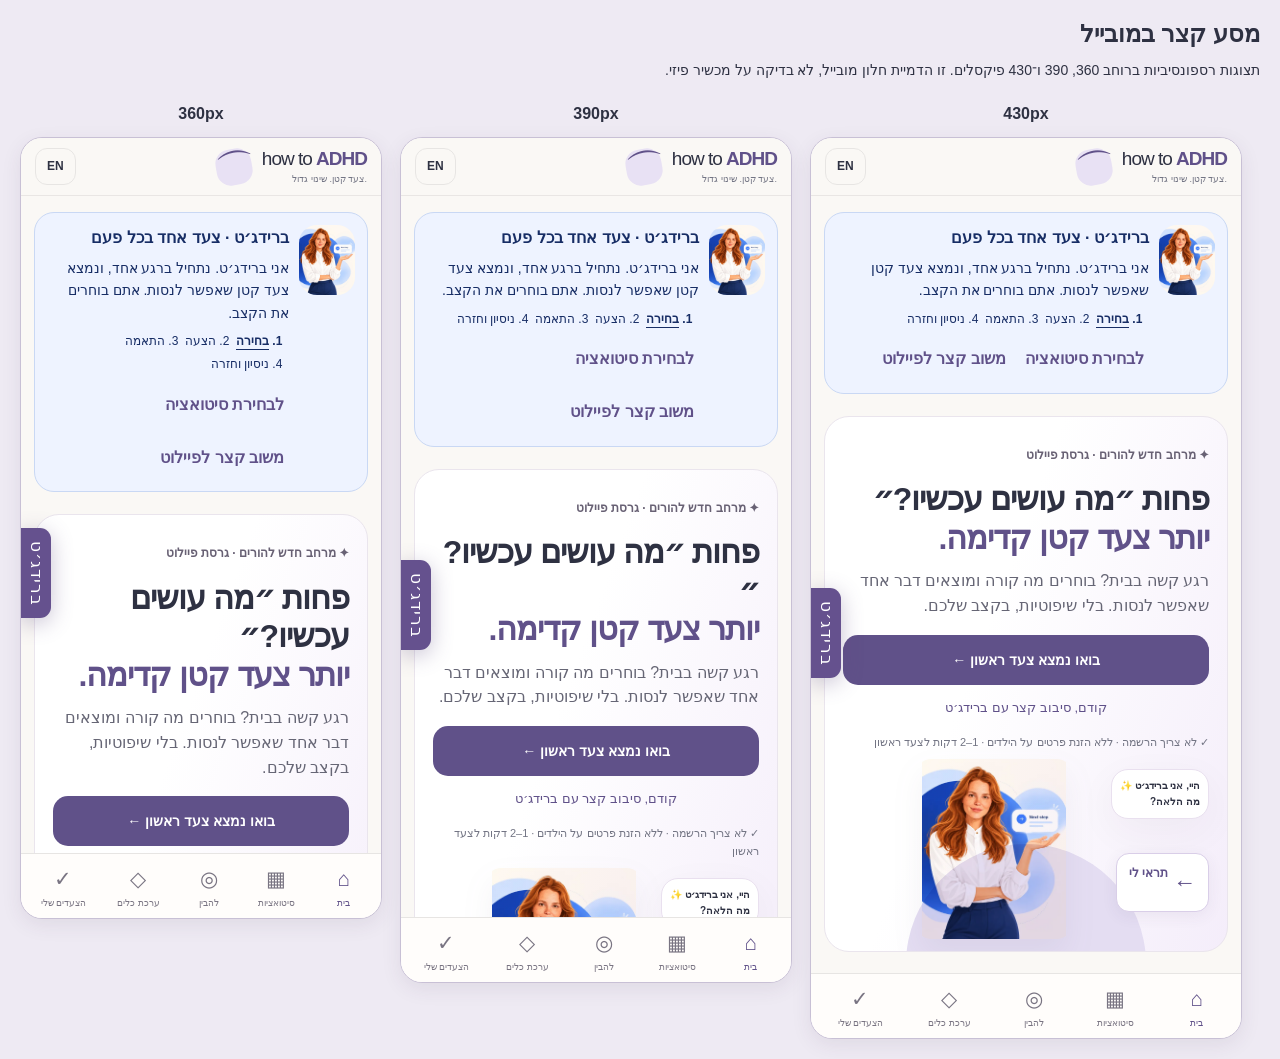
<file: mobile-check.html>
<!doctype html><html lang="he" dir="rtl"><meta charset="utf-8"><meta name="robots" content="noindex"><meta name="viewport" content="width=device-width,initial-scale=1"><title>בדיקת מובייל · How to ADHD</title><link rel="stylesheet" href="mobile-check.css"><h1>מסע קצר במובייל</h1><p>תצוגות רספונסיביות ברוחב 360, 390 ו־430 פיקסלים. זו הדמיית חלון מובייל, לא בדיקה על מכשיר פיזי.</p><div class="phones"><section><h2>360px</h2><iframe title="מובייל קטן" src="index.html" width="360" height="780"></iframe></section><section><h2>390px</h2><iframe title="מובייל רגיל" src="index.html" width="390" height="844"></iframe></section><section><h2>430px</h2><iframe title="מובייל רחב" src="index.html" width="430" height="900"></iframe></section></div></html>
</file>
<file: styles.css>
:root{--bg:#faf8f5;--paper:#fff;--ink:#2e3142;--muted:#737584;--line:#e7e5e3;--lav:#e8e1f4;--purple:#605189;--soft:#f3edf9;--peach:#ffe6dc;--coral:#d87961;--sage:#dfece3;--green:#427d60;--shadow:0 12px 40px #3733460c;--round:24px}*{box-sizing:border-box}html{scroll-behavior:smooth}body{margin:0;background:var(--bg);color:var(--ink);font-family:Arial,'Noto Sans Hebrew',sans-serif;line-height:1.6;font-size:16px}button,input,textarea,select{font:inherit}button{cursor:pointer}button:focus-visible,a:focus-visible,textarea:focus-visible,input:focus-visible,select:focus-visible{outline:3px solid #9e7ad5;outline-offset:3px}a{color:inherit}button{border:0;background:none;color:inherit}.skip{position:absolute;top:-70px;background:var(--purple);color:white;padding:10px;z-index:100}.skip:focus{top:0}.header{position:sticky;top:0;background:#faf8f5f0;backdrop-filter:blur(16px);z-index:15;border-bottom:1px solid #e9e6e4}.head-inner{max-width:1190px;margin:auto;padding:14px 22px;display:flex;align-items:center;gap:35px;justify-content:space-between}.brand{text-decoration:none;display:flex;align-items:center;gap:10px;line-height:1.1;font-size:23px;letter-spacing:-1px;white-space:nowrap;font-family:Arial,sans-serif;direction:ltr}.brand b{color:var(--purple)}.brand small{display:block;text-align:end;font-size:10px;color:var(--muted);letter-spacing:0;margin-top:5px}.mark{display:grid;place-items:center;border-radius:14px;height:41px;width:41px;font-size:40px;line-height:1;background:var(--lav);color:var(--purple);transform:rotate(-10deg)}.nav{display:flex;gap:9px}.nav button{font-size:14px;border-radius:12px;padding:11px 14px}.nav button.selected,.nav button:hover{background:var(--soft);color:var(--purple)}.head-actions{display:flex;align-items:center;gap:12px}.lang{border:1px solid var(--line);padding:8px 11px;border-radius:12px;font-weight:700;font-size:12px}.tab-head{background:var(--purple);color:white;padding:9px 19px;border-radius:14px;font-weight:700}.bottom-nav{display:none}main{max-width:1190px;margin:auto;padding:24px 22px 80px;min-height:70vh}.hero{background:linear-gradient(110deg,#fff 40%,#f4edfa 100%);border:1px solid #eae5ed;border-radius:35px;min-height:480px;padding:53px 62px 35px;display:grid;grid-template-columns:1.12fr .88fr;gap:25px;position:relative;overflow:hidden}.eyebrow{display:inline-flex;border:1px solid #ded6ea;background:#f5f0fa;color:#6b5b8f;border-radius:999px;font-size:12px;padding:6px 14px;font-weight:700}.hero h1{font-size:clamp(37px,4.3vw,64px);letter-spacing:-2px;line-height:1.2;margin:22px 0 18px;font-weight:800}.highlight{color:var(--purple)}.lead{color:#666675;max-width:510px;font-size:18px;margin-bottom:30px}.btn{display:inline-flex;gap:9px;align-items:center;justify-content:center;border-radius:15px;padding:13px 21px;font-weight:700;text-decoration:none;transition:transform .12s}.btn:hover{transform:translateY(-2px)}.btn.primary{background:var(--purple);color:white}.btn.secondary{background:white;border:1px solid #d9d2e0;color:var(--purple)}.btn.ghost{background:var(--soft);color:var(--purple)}.btn:disabled{opacity:.5;cursor:not-allowed}.hero-actions{display:flex;gap:12px;flex-wrap:wrap}.hero-note{font-size:13px;color:var(--muted);margin-top:23px}.bridget-scene{align-self:end;position:relative;min-height:350px;display:flex;align-items:center;justify-content:center}.bridget-scene:before{content:'';position:absolute;width:370px;height:370px;background:#e4ddf2;border-radius:50%;bottom:-105px;left:calc(50% - 185px)}.bridget{width:min(95%,355px);max-height:390px;position:relative;z-index:1;filter:drop-shadow(0 15px 15px #61576b12)}.speech{position:absolute;top:35px;right:-14px;background:white;border:1px solid #e9e0ef;box-shadow:var(--shadow);border-radius:17px;padding:12px 15px;z-index:2;font-size:12px;font-weight:700;transform:rotate(3deg)}.section-head{display:flex;justify-content:space-between;align-items:end;margin:43px 0 18px;gap:16px}.section-head h2,.page-title{margin:0;font-size:clamp(25px,3vw,33px);letter-spacing:-.8px}.section-head p,.page-subtitle{color:var(--muted);margin:6px 0 0}.text-link{color:var(--purple);font-weight:700;text-decoration:none;padding:5px}.cards{display:grid;grid-template-columns:repeat(3,minmax(0,1fr));gap:16px}.card{background:white;border:1px solid var(--line);border-radius:23px;padding:22px;box-shadow:var(--shadow);display:flex;flex-direction:column;min-height:220px;text-align:start}.card.clickable{cursor:pointer;transition:transform .15s,border-color .15s}.card.clickable:hover{transform:translateY(-3px);border-color:#c9b8dd}.card .iconbox{height:50px;width:50px;display:grid;place-items:center;border-radius:16px;background:var(--soft);font-size:25px;margin-bottom:17px}.card:nth-child(3n+2) .iconbox{background:var(--peach)}.card:nth-child(3n+3) .iconbox{background:var(--sage)}.card h3{font-size:19px;line-height:1.35;margin:0 0 9px}.card p{font-size:14px;color:var(--muted);margin:0 0 15px}.card .bottom{margin-top:auto;color:var(--purple);font-weight:700;font-size:13px}.steps-band{margin:30px 0 10px;background:#ede7f5;border:1px solid #dfd6ed;border-radius:27px;padding:25px 27px;display:grid;grid-template-columns:1.3fr repeat(3,1fr);gap:18px;align-items:center}.steps-band h3{font-size:21px;margin:0}.steps-band p{color:var(--muted);font-size:13px;margin:7px 0 0}.mini-step{border-right:1px solid #d7cbe6;padding-right:18px;font-size:13px}.mini-step strong{font-size:17px;display:block;color:var(--purple);margin-bottom:3px}.page-hero{padding:25px 5px 17px}.chips{display:flex;gap:9px;flex-wrap:wrap;margin:16px 0 21px}.chip{padding:9px 16px;border:1px solid #dedce1;background:white;border-radius:999px;font-size:13px}.chip.on{color:white;background:var(--purple);border-color:var(--purple)}.search-box{width:100%;max-width:510px;background:white;border:1px solid var(--line);padding:13px 16px;border-radius:16px;margin-top:12px;color:var(--ink)}.detail-wrap{max-width:840px;margin:auto}.back{color:var(--purple);font-weight:700;margin:8px 0 18px}.detail{background:white;border:1px solid var(--line);border-radius:28px;padding:31px;box-shadow:var(--shadow)}.detail h1{font-size:35px;line-height:1.2;margin:15px 0}.detail .summary{font-size:17px;color:#5d5e68}.hint{background:#f6f2f9;color:#635479;border-radius:15px;padding:12px 16px;font-size:14px}.step-panel{background:#f7f2fc;border:1px solid #e6ddef;border-radius:22px;padding:25px;margin-top:20px}.step-panel .tag{color:var(--purple);font-size:12px;font-weight:800;text-transform:uppercase}.step-panel h2{font-size:24px;margin:12px 0}.script{margin:16px 0;background:white;border-right:4px solid #b5a2d2;border-radius:12px;padding:16px;font-size:16px}.callout{background:#fff3e9;border-radius:14px;padding:14px 17px;margin-top:17px;color:#795943;font-size:14px}.action-row{display:flex;gap:9px;flex-wrap:wrap;margin-top:18px}.action-row .btn{font-size:14px;padding:11px 14px}.question-box{background:white;border:1px solid #e7e1eb;padding:20px;border-radius:21px;margin-top:17px}.question-box h3{margin:0 0 14px}.choice-list{display:flex;flex-wrap:wrap;gap:9px}.choice{border:1px solid #d8d0e4;padding:10px 13px;border-radius:12px;background:white}.choice.on{background:var(--purple);color:white;border-color:var(--purple)}.progress-item{background:white;border:1px solid var(--line);border-radius:20px;padding:19px;margin:12px 0}.progress-item h3{margin:0 0 5px}.progress-item p{margin:5px 0;color:var(--muted);font-size:14px}.small-actions{display:flex;gap:8px;flex-wrap:wrap;margin-top:10px}.small-actions button{border:1px solid #ded7e5;border-radius:10px;padding:8px 11px;color:var(--purple);font-size:13px}.empty{background:white;border:1px dashed #c7bcd3;border-radius:23px;padding:45px 25px;text-align:center;max-width:600px;margin:20px auto}.empty .big{font-size:48px}.safe{border-right:4px solid #8eb69d;background:#eff7f0;border-radius:12px;padding:16px;color:#3d634d;margin:18px 0}.resources a{display:block;background:white;border:1px solid var(--line);padding:18px;border-radius:17px;margin-bottom:11px;text-decoration:none}.resources a span{color:var(--purple);font-weight:700}.resources a small{display:block;color:var(--muted);margin-top:5px}.overlay{position:fixed;inset:0;background:#29253870;z-index:40;display:flex;justify-content:flex-end;align-items:stretch}.drawer{width:min(100%,465px);background:#faf8f5;height:100%;overflow:auto;padding:24px;box-shadow:-10px 0 40px #0002}.drawer-head{display:flex;align-items:center;justify-content:space-between;gap:12px}.drawer-head h2{margin:0}.close{width:39px;height:39px;background:white;border:1px solid var(--line);border-radius:13px;font-size:23px}.tab-bot{border:1px solid #e7dff2;background:#f2eafa;border-radius:20px;padding:20px;margin-top:18px}.tab-bot .preamble{font-size:12px;color:var(--purple);font-weight:700}.tab-bot h3{font-size:23px;line-height:1.3;margin:8px 0}.tab-bot p{font-size:14px;color:#5e5c69}.field{display:block;width:100%;border:1px solid #dedbe3;background:white;border-radius:14px;padding:12px;margin:13px 0;min-height:100px;color:var(--ink)}.prompt-list{display:flex;flex-direction:column;gap:10px;margin-top:17px}.prompt-list button{border:1px solid var(--line);border-radius:13px;padding:13px;background:white;text-align:start}.privacy-copy{font-size:14px;color:#62616e;line-height:1.8}.toast{position:fixed;bottom:94px;left:50%;transform:translateX(-50%);background:#302b42;color:white;padding:10px 17px;border-radius:13px;z-index:100;box-shadow:var(--shadow);display:none}.toast.show{display:block}.floating-tab{position:fixed;left:25px;bottom:25px;z-index:20;background:#65518e;color:white;border-radius:999px;padding:13px 21px;box-shadow:0 8px 24px #5c4c7f55;font-size:17px}.floating-tab b{font-size:13px;letter-spacing:1px}footer{max-width:1190px;margin:15px auto 40px;padding:0 22px;color:#8a8892;font-size:12px;display:flex;justify-content:space-between;gap:13px;flex-wrap:wrap}footer button{text-decoration:underline}.pill{border-radius:50px;padding:5px 11px;font-size:12px;background:#e5ece7;color:#4d755d}.form-label{display:block;font-weight:700;font-size:14px;margin-top:18px}.feedback-form textarea{min-height:110px}.mini-copy{font-size:12px;color:var(--muted)}.sim-dialogue{background:#f4edf8;border-radius:18px;padding:20px;margin:15px 0}.sim-dialogue strong{color:var(--purple)}.sticker{font-size:35px}.hr{height:1px;background:var(--line);margin:19px 0}.inline-feedback{background:#ecf5ec;padding:14px;border-radius:14px;margin-top:13px;color:#375e45}.mobile-only{display:none}@media(max-width:850px){.nav{display:none}.hero{padding:33px 26px 20px;min-height:auto;grid-template-columns:1fr}.bridget-scene{min-height:235px}.bridget{width:245px;max-height:245px}.bridget-scene:before{width:280px;height:280px;bottom:-145px;left:calc(50% - 140px)}.speech{right:8%;top:5px}.hero h1{font-size:39px}.lead{font-size:16px}.cards{grid-template-columns:repeat(2,minmax(0,1fr))}.steps-band{grid-template-columns:repeat(3,1fr)}.steps-band>div:first-child{grid-column:span 3}.bottom-nav{position:fixed;bottom:0;left:0;right:0;background:#fffdfb;border-top:1px solid var(--line);z-index:25;display:flex;justify-content:space-around;padding:7px 4px calc(7px + env(safe-area-inset-bottom))}.bottom-nav button{display:flex;flex-direction:column;align-items:center;gap:0;font-size:23px;min-width:62px;color:#797482}.bottom-nav button small{font-size:10px}.bottom-nav button.selected{color:var(--purple)}.floating-tab{bottom:86px;left:16px}.mobile-only{display:block}main{padding-bottom:115px}footer{padding-bottom:95px}}@media(max-width:520px){main{padding:16px 13px 115px}.head-inner{padding:10px 14px}.brand{font-size:19px}.brand small{font-size:9px}.mark{width:36px;height:36px}.tab-head{padding:9px 12px}.tab-head span{display:none}.hero{border-radius:25px;padding:29px 22px 18px}.hero h1{font-size:36px;margin-top:17px}.hero-note{margin-top:15px}.hero-actions .btn{padding:12px 16px;font-size:14px}.bridget-scene{min-height:220px}.bridget{width:210px;max-height:220px}.speech{font-size:10px}.cards{grid-template-columns:1fr;gap:12px}.card{min-height:170px;padding:19px}.section-head{margin-top:32px}.section-head h2{font-size:25px}.steps-band{padding:20px 16px;gap:10px}.mini-step{padding-right:9px;font-size:11px}.mini-step strong{font-size:15px}.detail{padding:22px 17px}.detail h1{font-size:28px}.step-panel{padding:18px 15px}.step-panel h2{font-size:21px}.drawer{padding:17px}.action-row .btn{flex-grow:1}.page-hero{padding:20px 4px 7px}}@media(prefers-reduced-motion:reduce){html{scroll-behavior:auto}*,*:before,*:after{transition:none!important;animation:none!important}}

/* A single TAB entry point */
.tab-head{display:none!important}
.knowledge-grid{display:grid;grid-template-columns:repeat(3,minmax(0,1fr));gap:16px}.knowledge-card{min-height:155px;background:#fff;border:1px solid var(--line);border-radius:23px;padding:22px;text-decoration:none;display:grid;grid-template-columns:52px 1fr;gap:5px 14px;align-items:center;box-shadow:var(--shadow);transition:transform .15s,border-color .15s}.knowledge-card:hover{transform:translateY(-3px);border-color:#c9b8dd}.knowledge-card>span{grid-row:1/3;width:52px;height:52px;border-radius:17px;background:var(--soft);display:grid;place-items:center;font-size:27px}.knowledge-card strong{font-size:18px;line-height:1.35}.knowledge-card small{color:var(--purple);font-weight:700}.deep-actions{margin-top:26px;border-radius:27px;padding:28px;background:linear-gradient(110deg,#ede7f5,#f7f2fc);border:1px solid #dfd6ed;display:flex;justify-content:space-between;gap:24px;align-items:center}.deep-actions h2{margin:9px 0 4px}.deep-actions p{margin:0;color:var(--muted);max-width:650px}.learn-bridge{display:grid;grid-template-columns:44px 1fr auto;align-items:center;gap:14px;margin-top:18px;padding:16px;border-radius:18px;background:#f1f6f2;border:1px solid #d9e6dc}.learn-bridge>span{width:42px;height:42px;display:grid;place-items:center;border-radius:14px;background:#fff;color:var(--green);font-size:23px}.learn-bridge p{margin:3px 0 0;color:var(--muted);font-size:13px}.learn-bridge .btn{white-space:nowrap}
@media(max-width:850px){.knowledge-grid{grid-template-columns:repeat(2,minmax(0,1fr))}.deep-actions{align-items:flex-start;flex-direction:column}.bottom-nav button{min-width:54px}.learn-bridge{grid-template-columns:44px 1fr}.learn-bridge .btn{grid-column:1/-1}}
@media(max-width:520px){.knowledge-grid{grid-template-columns:1fr}.knowledge-card{min-height:125px}.bottom-nav button{min-width:48px;font-size:21px}.bottom-nav button small{font-size:9px}.deep-actions{padding:22px 18px}}

/* Bridget: editorial assistant art, replaces old illustrated SVG */
.bridget-picture{object-fit:contain;object-position:center bottom;border-radius:18px;max-height:390px;aspect-ratio:4 / 5;mix-blend-mode:multiply}
@media(max-width:850px){.bridget-picture{max-height:245px}}
@media(max-width:520px){.bridget-picture{max-height:220px}}

/* Slim side TAB, matching the guide's green dock */
.floating-tab{left:0;top:38%;bottom:auto;min-height:104px;width:32px;padding:10px 6px;border-radius:0 11px 11px 0;writing-mode:vertical-rl;display:flex;align-items:center;justify-content:center;gap:6px;letter-spacing:1px;box-shadow:0 5px 22px #5c4c7f55}.floating-tab:hover{filter:brightness(1.08)}
.thought-anchor{max-width:760px;margin:30px auto 0;padding:11px 16px;border:1px solid #ded6ea;border-radius:16px;background:#fbf8ff;color:#5e5373;display:flex;align-items:center;gap:11px;font-size:14px}.thought-anchor span{flex:0 0 auto;width:34px;height:34px;display:grid;place-items:center;border-radius:50%;background:#ece5f5;color:var(--purple);font-size:20px}.thought-anchor p{margin:0}
.bridget-invite{position:absolute;left:8px;bottom:24px;z-index:4;background:#fff;color:var(--purple);border:1px solid #d9cee8;border-radius:18px;padding:11px 14px;text-align:start;box-shadow:0 10px 30px #4c3f6422;display:grid;grid-template-columns:32px 1fr;gap:0 8px;align-items:center;animation:invite-breathe 2.8s ease-in-out infinite}.bridget-invite .bridget-arrow{grid-row:1/3;font-size:28px;animation:arrow-nudge 1.25s ease-in-out infinite}.bridget-invite strong,.bridget-invite small{display:block}.bridget-invite small{font-size:10px;color:var(--muted)}
@keyframes arrow-nudge{50%{transform:translate(-5px,5px)}}@keyframes invite-breathe{50%{box-shadow:0 12px 34px #6a57974a}}
.bridget-tour{text-align:center}.tour-progress{display:flex;justify-content:center;gap:7px;margin:18px 0}.tour-progress span{width:30px;height:5px;border-radius:10px;background:#ded9e5}.tour-progress span.on{background:var(--purple)}.tour-scene{position:relative;width:210px;height:218px;margin:5px auto 10px;display:grid;place-items:center;overflow:hidden;border-radius:50% 50% 22px 22px;background:linear-gradient(#f1eafa,#fff)}.tour-scene img{width:160px;height:205px;object-fit:contain;object-position:center bottom;mix-blend-mode:multiply;transform-origin:center bottom;transition:transform .35s ease}.pose-1 .tour-scene img{transform:rotate(-3deg) translateX(-8px)}.pose-2 .tour-scene img{transform:rotate(3deg) translateX(7px)}.pose-3 .tour-scene img{transform:translateY(-5px) scale(1.03)}.tour-pose{position:absolute;right:12px;top:15px;width:48px;height:48px;border-radius:50%;display:grid;place-items:center;background:#fff;font-size:25px;box-shadow:var(--shadow);animation:tour-pop .45s ease}.bridget-tour h3{font-size:24px;margin:10px 0 5px}.bridget-tour p{color:var(--muted);margin:0 auto;max-width:340px}.bridget-tour .action-row{justify-content:center}.tour-skip{margin-top:14px;color:var(--muted);text-decoration:underline;font-size:13px}@keyframes tour-pop{from{opacity:0;transform:scale(.7)}to{opacity:1;transform:scale(1)}}
@media(max-width:850px){.floating-tab{left:0;top:44%;bottom:auto}.bridget-invite{left:2%;bottom:8px}.thought-anchor{margin-bottom:8px}}
@media(max-width:520px){.floating-tab{top:42%;width:30px;min-height:94px}.bridget-invite{left:0;bottom:4px;padding:8px 10px}.bridget-invite small{display:none}.tour-scene{height:190px}.tour-scene img{height:185px}}
@media(prefers-reduced-motion:reduce){.bridget-invite,.bridget-arrow,.tour-pose{animation:none!important}.tour-scene img{transition:none}}
/* Attention hierarchy: a single primary start, a quiet optional guide. */
.hero-actions{align-items:center;flex-direction:column;align-items:flex-start;gap:8px}.hero-actions .primary{min-height:50px}.hero-actions .text-link{font-size:13px;font-weight:400}.hero .eyebrow{background:transparent;border:0;padding:0;color:#686174}.hero .lead{margin-bottom:20px}.bridget-invite{left:auto;right:-12px;top:57%;bottom:auto;animation:none;box-shadow:0 4px 16px #4c3f6412}.bridget-invite .bridget-arrow{animation:arrow-nudge 1.25s ease-in-out 3}.speech{top:10px;right:0;transform:none}.welcome p{max-width:36ch}.welcome .prompt-list button{min-height:52px}.drawer{max-height:calc(100dvh - 24px);overflow:auto}.bridget-tour .tour-scene{height:150px}.bridget-tour .tour-scene img{height:145px}.bridget-tour .action-row{margin-top:18px}.tour-progress{margin:10px 0}.bridget-tour h3{font-size:22px}
@media(max-width:850px){.hero{gap:8px}.bridget-invite{right:8%;top:54%;bottom:auto;left:auto}.hero-actions{align-items:stretch}.hero-actions .text-link{text-align:center}}
@media(max-width:520px){.hero{padding:24px 18px 12px}.hero h1{font-size:32px;letter-spacing:-1px;margin:14px 0 12px}.hero .lead{font-size:16px;line-height:1.55;margin:0 0 16px}.hero-note{font-size:11px;margin:10px 0 0}.bridget-scene{min-height:180px}.bridget-picture{width:160px;max-height:180px;transform:translateX(-32px)}.bridget-scene:before{width:240px;height:240px;left:calc(50% - 120px);bottom:-145px}.speech{right:0;top:10px;font-size:10px;padding:8px}.bridget-invite{right:0;top:52%;padding:10px 12px;min-height:44px;font-size:12px;grid-template-columns:20px 1fr;border-radius:13px}.bridget-invite .bridget-arrow{font-size:23px}.floating-tab{top:50%;min-height:90px}.drawer{padding:18px;max-height:calc(100dvh - 16px)}.drawer-head h2{font-size:22px}.prompt-list button{min-height:48px}.bridget-tour h3{font-size:21px}}


/* Contextual Bridget stays in document flow and never covers parent controls. */
.bridget-guide{display:flex;align-items:center;gap:16px;background:#eef3ff;border:1px solid #c9d8f4;border-radius:20px;padding:18px;margin-bottom:22px;color:#172d65}
.bridget-guide img{flex:none;object-fit:cover;border-radius:18px;animation:bridget-arrive 700ms ease-out 1}
.bridget-guide p{margin:6px 0;max-width:65ch}.bridget-guide .action-row{margin:8px 0 0;flex-wrap:wrap}.journey{display:flex;flex-wrap:wrap;gap:8px 22px;padding-inline-start:20px;margin:8px 0;font-size:13px}.journey [aria-current=step]{font-weight:800;text-decoration:underline;text-underline-offset:4px}
#pilotForm fieldset{border:1px solid #d6dce8;border-radius:12px;margin:16px 0;padding:12px;min-width:0}#pilotForm legend{font-weight:700;padding:0 5px}.pilot-choice{display:flex;align-items:center;gap:10px;min-height:44px;padding:6px;cursor:pointer}.pilot-choice input{flex:none;width:20px;height:20px;accent-color:#285ac3}#pilotForm .btn{min-height:48px;margin-top:16px}
@keyframes bridget-arrive{from{opacity:.5;transform:translateY(6px)}to{opacity:1;transform:translateY(0)}}
@media(max-width:520px){.bridget-guide{align-items:flex-start;gap:10px;padding:12px}.bridget-guide img{width:56px;height:70px}.bridget-guide p{font-size:14px}.journey{font-size:12px;gap:4px 20px}.bridget-guide .text-link{min-height:44px}}
@media(prefers-reduced-motion:reduce){.bridget-guide img{animation:none}}
.modal-bridget img{object-fit:cover;border-radius:12px;animation:bridget-arrive 700ms ease-out 1}.modal-bridget{float:inline-end;margin-inline-start:10px}
@media(prefers-reduced-motion:reduce){.modal-bridget img{animation:none}}
</file>
<file: guide.css>
body{font-family:Arial,sans-serif;background:#f5f8fa;color:#203047;margin:0;line-height:1.8}main{max-width:900px;margin:auto;padding:24px}header{background:linear-gradient(115deg,#174c66,#348d91);color:white;padding:65px 25px;border-radius:0 0 32px 32px}h1{font-size:2.5rem}h2{color:#15586c}article{background:white;margin:24px 0;padding:28px;border-radius:22px;box-shadow:0 4px 20px #15334b12}.tag{color:#237989;font-weight:bold}.flow{display:flex;align-items:center;gap:8px;flex-wrap:wrap;margin:20px 0}.node{background:#e5f2f3;padding:12px;border-radius:12px;flex:1;min-width:130px;text-align:center}.arrow{color:#15869b;font-size:25px}.bonus{background:#f0f6e9;padding:14px 20px;border-radius:14px}.example{border-right:5px solid #e8a54e;padding:12px 18px;background:#fff8ed}.pulse{animation:pulse 2.4s ease-in-out infinite}@keyframes pulse{50%{transform:scale(1.035);background:#c8e8e8}}details{border:1px solid #d9e4e7;border-radius:12px;padding:10px 18px;margin-top:15px}summary{cursor:pointer;font-weight:bold}.small{font-size:.88rem;color:#54646f}li{margin-bottom:6px}a{color:#15627e;overflow-wrap:anywhere}@media print{body{background:white}header{border-radius:0}article{box-shadow:none;border:1px solid #ddd;break-inside:avoid}.pulse{animation:none}details> *{display:block!important}}
.unified-bridge{position:sticky;top:0;z-index:1000;display:flex;align-items:center;justify-content:center;gap:10px;flex-wrap:wrap;padding:10px 16px;background:#2e3142;color:#fff;box-shadow:0 4px 18px #0002;font-family:Arial,sans-serif}.unified-bridge strong{font-size:.95rem}.unified-bridge a{display:inline-flex;align-items:center;justify-content:center;text-decoration:none;border-radius:999px;padding:8px 14px;font-weight:800}.unified-bridge .now{background:#fff;color:#5e4d87}.unified-bridge .home{border:1px solid #ffffff66;color:#fff}@media(max-width:560px){.unified-bridge{justify-content:stretch}.unified-bridge strong{width:100%;text-align:center}.unified-bridge a{flex:1}}

:root{--tab-teal:#176776;--tab-ink:#203047;--tab-edge:12px}body{padding-left:48px}#tab-dock{position:fixed;left:0;top:38%;z-index:1000;display:flex;flex-direction:column;gap:5px;align-items:flex-start}#tab-dock button{width:34px;min-height:44px;border:1px solid #c6dfe3;border-left:0;border-radius:0 9px 9px 0;background:#fff;color:var(--tab-teal);cursor:pointer;box-shadow:0 2px 10px #15334b12;font:inherit}#tab-dock #tab-toggle{width:28px;min-height:96px;writing-mode:vertical-rl;background:var(--tab-teal);color:white;font:bold 13px Arial;letter-spacing:2px}#tab-dock button:hover{filter:brightness(.95)}#tab-dock button:focus-visible,#tab-panel button:focus-visible,#tab-panel input:focus-visible,#tab-panel select:focus-visible,#tab-panel a:focus-visible{outline:3px solid #e8a54e;outline-offset:3px}#tab-panel{position:fixed;left:48px;bottom:24px;width:min(370px,calc(100vw - 72px));max-height:calc(100dvh - 48px);overflow:auto;z-index:1001;background:#fff;border:1px solid #c6dfe3;border-radius:20px;box-shadow:0 12px 60px #12364530;color:var(--tab-ink);font:16px/1.6 Arial,sans-serif;text-align:right;transition:transform .22s ease,opacity .22s ease}#tab-panel[hidden]{display:none}#tab-panel .tab-head{position:sticky;top:0;background:#f0f8f8;display:flex;align-items:center;justify-content:space-between;padding:14px 18px;border-bottom:1px solid #d7e9eb;z-index:1}#tab-title{margin:0;font-size:1.15rem;color:#15586c}#tab-close{border:0;background:transparent;color:#15586c;cursor:pointer;font-size:1.5rem;min-width:44px;min-height:44px}#tab-content{padding:18px}#tab-content p{margin:0 0 14px}#tab-panel .tab-actions{display:grid;gap:9px;margin:14px 0}#tab-panel .tab-action{background:#176776;color:#fff;border:0;border-radius:12px;padding:12px;text-align:right;font:inherit;cursor:pointer}#tab-panel .tab-secondary{background:#f1f7f8;color:#15586c;border:1px solid #d7e9eb}#tab-panel label{display:block;margin:12px 0}#tab-panel select,#tab-panel input[type=search]{font:inherit;padding:9px;width:100%;box-sizing:border-box;border:1px solid #bbd5da;border-radius:9px;background:white;color:#203047}#tab-panel .tab-note{font-size:12px;color:#52656e}#tab-panel .tab-result{border-top:1px solid #d7e9eb;padding-top:16px;margin-top:16px}#tab-panel h3{font-size:1rem;color:#15586c;margin:12px 0 8px}#tab-panel ol,#tab-panel ul{padding-right:22px}#tab-panel .tab-first{padding:12px;border-radius:12px;background:#f0f6e9}#tab-panel dt{font-weight:bold;color:#15586c;margin-top:14px}#tab-panel dd{margin:4px 0 12px}#tab-panel .tab-ref{display:block;margin-top:10px;font-size:14px}#tab-hint{position:fixed;left:43px;top:38%;z-index:999;max-width:210px;background:#fff;padding:12px 15px;border:1px solid #c6dfe3;border-radius:14px;box-shadow:0 3px 15px #12364520;font:14px/1.6 Arial;cursor:pointer;color:#15586c}#tab-hint[hidden]{display:none}body.tab-large>main,body.tab-large>header{font-size:1.14rem}body.tab-calm .pulse{animation:none}body.tab-calm{scroll-behavior:auto}@media(prefers-reduced-motion:reduce){.pulse{animation:none}#tab-panel{transition:none}}@media(max-width:600px){body{padding-left:38px}main{padding:16px}article{padding:20px}h1{font-size:2rem}#tab-panel{left:44px;bottom:12px;max-height:calc(100dvh - 24px);width:calc(100vw - 56px)}}@media print{#tab-dock,#tab-panel,#tab-hint{display:none!important}body{padding-left:0}}
#tab-panel .bouncer-badge{display:flex;gap:12px;align-items:center;background:#eef7f5;border-radius:14px;padding:14px;margin-bottom:16px}#tab-panel .bouncer-badge strong{display:block;color:#176776}#tab-panel .bouncer-row{display:flex;gap:12px;margin:12px 0;padding:10px 0;border-bottom:1px solid #e0ebed}#tab-panel .bouncer-symbol{flex-shrink:0;display:grid;place-items:center;width:30px;height:30px;border-radius:50%;background:#e7f3ef;color:#17604c;font-weight:bold}#tab-panel .bouncer-symbol.pending{background:#fff2d8;color:#795416}#tab-panel .bouncer-row strong{display:block}#tab-panel .bouncer-row p{font-size:14px;margin:3px 0 0}#tab-panel .bouncer-flow{display:flex;gap:6px;align-items:center;margin:14px 0;font-size:13px}#tab-panel .bouncer-flow span{padding:8px;background:#f1f7f8;border-radius:8px;flex:1;text-align:center}


.help-now,.professional-note,.full-disclaimer,.pdf-toolbox{background:#fff;margin:26px 0;padding:clamp(22px,4vw,34px);border-radius:24px;box-shadow:0 10px 32px #17384b12}.help-now{border:2px solid #efc06a;background:linear-gradient(145deg,#fffaf0,#fff)}.help-now-head,.pdf-toolbox-head{display:flex;align-items:center;justify-content:space-between;gap:20px}.help-now-head h2,.pdf-toolbox-head h2{margin:.1em 0}.help-now-head p,.pdf-toolbox-head p{margin:.2em 0}.help-now-icon,.pdf-stack{display:grid;place-items:center;flex:0 0 auto;width:72px;height:72px;border-radius:22px;background:#a83734;color:#fff;font-weight:900;letter-spacing:.04em;box-shadow:0 8px 0 #75231f}.help-now-grid,.pdf-grid{display:grid;grid-template-columns:repeat(2,minmax(0,1fr));gap:13px;margin-top:22px}.help-card{display:flex;flex-direction:column;gap:4px;text-decoration:none;border:1px solid #d6e2e3;border-radius:17px;padding:16px;background:#fff;color:#213e4b}.help-card strong{font-size:1.08rem}.help-card span,.pdf-card small{color:#526770}.help-card.urgent{border-right:6px solid #b73c37}.help-card.emotional{border-right:6px solid #6d5ca8}.help-card.youth{border-right:6px solid #2c8583}.help-more{background:#fff}.professional-note{display:grid;grid-template-columns:92px 1fr;gap:22px;align-items:start;border:1px solid #d4e4e3}.professional-note h2{margin:.05em 0}.professional-badge{display:grid;place-items:center;width:86px;height:86px;border-radius:28px;background:linear-gradient(145deg,#176c70,#755ba5);color:#fff;font-weight:900;font-size:1.2rem}.contact-actions{display:grid;grid-template-columns:repeat(2,minmax(0,1fr));gap:10px;margin-top:20px}.contact-button{display:flex;flex-direction:column;text-decoration:none;border-radius:15px;padding:13px 15px;border:1px solid #d4e3e1;background:#f5faf9;color:#20404b}.contact-button strong{color:#176c70}.contact-button span{font-size:.88rem;color:#586a72}.contact-button.whatsapp{border-right:5px solid #2f9c67}.contact-button.email{border-right:5px solid #725aa6}.contact-button:hover,.contact-button:focus-visible{transform:translateY(-2px);box-shadow:0 7px 18px #27495b18}.full-disclaimer{background:#f2f5f7;border-right:7px solid #6a7980}.full-disclaimer h2{margin-top:0}.pdf-toolbox{background:linear-gradient(145deg,#edf8f6,#fff9ec);border:1px solid #d7e7e4}.pdf-stack{background:#725aa6;box-shadow:0 8px 0 #4b3976}.pdf-card{display:grid;grid-template-columns:48px 1fr;gap:0 13px;align-items:center;text-decoration:none;background:#fff;border:1px solid #d5e4e1;border-radius:18px;padding:16px;color:#213e4b;box-shadow:0 6px 18px #25495c12}.pdf-card span{grid-row:1/3;display:grid;place-items:center;width:44px;height:44px;border-radius:14px;background:#ffe4ad;color:#704c17;font-weight:900}.pdf-card strong{font-size:1.05rem}.pdf-card:hover,.pdf-card:focus-visible{border-color:#725aa6;transform:translateY(-2px)}
@media(max-width:680px){.help-now-grid,.pdf-grid,.contact-actions{grid-template-columns:1fr}.help-now-head,.pdf-toolbox-head{align-items:flex-start}.help-now-icon,.pdf-stack{width:58px;height:58px;border-radius:17px}.professional-note{grid-template-columns:1fr}.professional-badge{width:72px;height:72px}}
@media print{.help-now,.professional-note,.full-disclaimer,.pdf-toolbox{box-shadow:none;break-inside:avoid}.pdf-card{box-shadow:none}}


#practice-arena{position:relative;overflow:hidden;background:linear-gradient(135deg,#fff7e9,#edf8f7 52%,#efeafb);border:1px solid #dce9e7;margin:28px 0;padding:clamp(24px,5vw,48px);border-radius:30px;box-shadow:0 18px 50px #27495b18}#practice-arena:before{content:"";position:absolute;width:260px;height:260px;border-radius:50%;background:#ffd77c55;top:-100px;left:-70px}.arena-intro{position:relative;display:grid;grid-template-columns:minmax(0,1.2fr) minmax(260px,.8fr);gap:28px;align-items:center}.arena-kicker{position:relative;color:#7a4f17;font-weight:800}.arena-lead{font-size:clamp(1.25rem,3vw,1.75rem);font-weight:800;line-height:1.45;margin:.25rem 0;color:#173e50}.arena-promises{display:flex;gap:8px;flex-wrap:wrap;margin:18px 0}.arena-promises span{background:#fff;border:1px solid #d9e8e7;border-radius:999px;padding:5px 12px;font-size:.9rem;font-weight:700}.arena-launch,.arena-primary{border:0;border-radius:16px;background:#176c70;color:#fff;padding:14px 22px;font:inherit;font-weight:800;cursor:pointer;box-shadow:0 8px 0 #0d4f52}.arena-launch:active,.arena-primary:active{transform:translateY(3px);box-shadow:0 5px 0 #0d4f52}.arena-visual{position:relative;min-height:270px;display:grid;place-items:center}.arena-avatar-big,.arena-avatar-small{display:grid;place-items:center;border-radius:50%;background:#fff;box-shadow:0 18px 35px #39546425;border:6px solid #fff}.arena-avatar-big{width:130px;height:130px;font-size:70px;transform:translate(48px,-25px)}.arena-avatar-small{position:absolute;width:90px;height:90px;font-size:48px;transform:translate(-62px,60px)}.arena-bubble{position:absolute;background:#fff;padding:10px 16px;border-radius:18px 18px 4px 18px;font-weight:800;top:16px;right:5px;box-shadow:0 8px 22px #39546420}.arena-orbit{position:absolute;display:grid;place-items:center;width:46px;height:46px;border-radius:50%;background:#725aa6;color:#fff;font-size:23px}.orbit-one{left:10%;top:25%}.orbit-two{right:8%;bottom:8%}
.arena-modal{position:fixed;inset:0;z-index:9999;background:#17303fbb;padding:clamp(8px,3vw,28px);backdrop-filter:blur(8px);overflow:auto}.arena-modal[hidden]{display:none}.arena-shell{max-width:880px;min-height:min(760px,calc(100vh - 56px));margin:auto;background:linear-gradient(145deg,#fffaf0,#f1f8f7);border-radius:28px;box-shadow:0 24px 80px #07182166;overflow:hidden;display:flex;flex-direction:column}.arena-topbar{border-radius:0;background:transparent;color:#15394a;padding:18px 24px;display:flex;align-items:center;justify-content:space-between;gap:18px}.arena-topbar h2{margin:0;color:#15394a;font-size:1.5rem}.arena-mini{font-size:.8rem;font-weight:800;color:#7a579e}.arena-tools{display:flex;gap:7px;direction:ltr}.arena-icon{width:42px;height:42px;border-radius:13px;border:1px solid #c8d9d8;background:#fff;color:#15394a;font-weight:800;cursor:pointer}.arena-icon[aria-pressed="true"]{background:#173e50;color:#fff}.arena-progress{height:7px;background:#dce7e6}.arena-progress span{display:block;height:100%;width:16%;background:linear-gradient(90deg,#efac4a,#6c5aa6);transition:width .35s}.arena-stage{flex:1;max-width:760px;width:calc(100% - 48px);margin:auto;padding:30px 0 38px;outline:none}.arena-stage h3{color:#163f50;font-size:clamp(1.6rem,4vw,2.25rem);line-height:1.25;margin:.2em 0}.arena-subtitle{color:#52656e;font-size:1.05rem;margin:0 0 24px}.arena-footer{display:flex;justify-content:space-between;gap:16px;align-items:center;border-top:1px solid #d8e5e3;padding:14px 24px;color:#5b6d75;font-size:.82rem}.arena-footer button{border:0;background:transparent;color:#176c70;text-decoration:underline;cursor:pointer}.arena-consent{display:grid;grid-template-columns:56px 1fr;gap:14px;background:#fff;padding:18px;border:1px solid #d7e6e3;border-radius:18px}.shield{display:grid;place-items:center;width:52px;height:52px;border-radius:16px;background:#e3f2ed;font-size:28px}.arena-consent label{display:block;font-weight:800;cursor:pointer}.arena-consent input{width:20px;height:20px;margin-left:8px;vertical-align:middle}.arena-actions{display:flex;flex-wrap:wrap;gap:12px;margin-top:24px}.arena-secondary{border:1px solid #b9cecc;background:#fff;color:#174457;border-radius:16px;padding:13px 18px;font:inherit;font-weight:800;cursor:pointer}.arena-primary:disabled{opacity:.45;cursor:not-allowed;box-shadow:none}.arena-grid{display:grid;grid-template-columns:repeat(2,minmax(0,1fr));gap:13px}.arena-card{border:2px solid transparent;background:#fff;border-radius:20px;padding:18px;text-align:right;font:inherit;color:#213e4b;cursor:pointer;box-shadow:0 7px 20px #23475812}.arena-card:hover{transform:translateY(-2px)}.arena-card.selected,.arena-card[aria-pressed="true"]{border-color:#725aa6;background:#f5f1ff}.arena-card strong{display:block;font-size:1.08rem}.arena-card small{display:block;color:#607079;margin-top:3px}.emoji{font-size:2rem;display:block;margin-bottom:6px}.arena-avatar-picker{display:grid;grid-template-columns:1fr 1fr;gap:24px}.arena-avatar-group{background:#ffffffaa;border:1px solid #d9e6e4;border-radius:22px;padding:18px}.arena-avatar-options{display:flex;gap:10px;flex-wrap:wrap}.arena-avatar-choice{border:3px solid transparent;border-radius:50%;background:#fff;width:62px;height:62px;font-size:32px;cursor:pointer;box-shadow:0 6px 16px #2445591c}.arena-avatar-choice.selected{border-color:#725aa6;background:#eee8fb}.arena-scene{display:grid;grid-template-columns:180px 1fr;gap:24px;align-items:start}.arena-character{text-align:center;background:#ffffffa8;border:1px solid #d6e3e1;border-radius:24px;padding:20px}.arena-character .face{font-size:72px}.arena-speech{background:#fff;border-radius:24px 24px 7px 24px;padding:22px;font-size:1.25rem;font-weight:800;box-shadow:0 10px 28px #284a5a17}.arena-choices{display:grid;gap:10px;margin-top:18px}.arena-choice{border:2px solid #d5e3e1;background:#fff;border-radius:17px;padding:15px;text-align:right;font:inherit;cursor:pointer}.arena-choice:hover,.arena-choice:focus-visible{border-color:#725aa6;background:#f8f5ff}.arena-feedback{border-radius:20px;padding:18px;margin-top:16px}.arena-feedback.helpful{background:#e6f5ee;border:1px solid #afd8c1}.arena-feedback.pause{background:#fff2d7;border:1px solid #ebca83}.arena-feedback.risk{background:#fbe9e7;border:1px solid #e5b3ad}.arena-feedback strong{display:block;font-size:1.1rem}.arena-pause-card{background:#173e50;color:#fff;border-radius:24px;padding:22px;margin:18px 0}.arena-pause-card h4{color:#fff;margin:0 0 8px}.arena-pause-card p{margin:.35em 0}.arena-share-card{background:#fff;border:2px solid #725aa6;border-radius:24px;padding:22px}.arena-share-card h4{font-size:1.35rem;color:#493676;margin:0 0 12px}.arena-share-card dl{display:grid;grid-template-columns:max-content 1fr;gap:8px 12px;margin:0}.arena-share-card dt{font-weight:800;color:#176c70}.arena-share-card dd{margin:0}.arena-role-list{display:flex;flex-wrap:wrap;gap:8px;margin:15px 0}.arena-role-list button{border:1px solid #cbdcda;border-radius:999px;background:#fff;padding:8px 12px;font:inherit;cursor:pointer}.arena-role-list button.selected{background:#173e50;color:#fff}.arena-status{min-height:1.5em;color:#176c70;font-weight:800}.arena-high-contrast .arena-shell{background:#fff;color:#000}.arena-high-contrast .arena-card,.arena-high-contrast .arena-choice,.arena-high-contrast .arena-consent,.arena-high-contrast .arena-share-card{border-color:#000;box-shadow:none}.arena-high-contrast .arena-stage h3,.arena-high-contrast .arena-topbar h2{color:#000}body.arena-open{overflow:hidden}
@media(max-width:680px){#practice-arena{border-radius:22px;padding:22px}.arena-intro{grid-template-columns:1fr}.arena-visual{min-height:210px}.arena-modal{padding:0}.arena-shell{min-height:100vh;border-radius:0}.arena-topbar{padding:12px;align-items:flex-start}.arena-tools{gap:4px}.arena-icon{width:38px;height:38px}.arena-stage{width:calc(100% - 28px);padding:22px 0}.arena-grid,.arena-avatar-picker,.arena-scene{grid-template-columns:1fr}.arena-character{display:flex;align-items:center;gap:12px;text-align:right;padding:12px}.arena-character .face{font-size:44px}.arena-footer{padding:10px 14px}.arena-footer span{max-width:70%}.arena-share-card dl{grid-template-columns:1fr}.arena-share-card dd{margin-bottom:8px}}
.arena-modal[dir="ltr"] .arena-card,.arena-modal[dir="ltr"] .arena-choice{text-align:left}.arena-modal[dir="ltr"] .arena-share-card dl{text-align:left}.arena-modal[dir="ltr"] .arena-consent input{margin-left:0;margin-right:8px}
@media(prefers-reduced-motion:reduce){.arena-progress span,.arena-card{transition:none}}

.arena-edit-label{display:block;margin-top:18px;font-weight:800;color:#493676}.arena-share-card textarea{width:100%;min-height:92px;resize:vertical;margin-top:7px;padding:12px 14px;border:1px solid #c8badb;border-radius:13px;background:#fbf9ff;color:#203047;font:inherit;line-height:1.55}.arena-share-card textarea:focus-visible{outline:3px solid #e8a54e;outline-offset:2px}.arena-text-button{margin-top:6px;border:0;background:transparent;color:#65518e;text-decoration:underline;font:inherit;cursor:pointer}.arena-soft-landing{margin-top:16px;padding:20px;border:1px solid #efd39c;border-radius:22px;background:linear-gradient(145deg,#fff8e9,#fff)}.arena-soft-landing h4{margin:0;color:#704c17;font-size:1.12rem}.arena-soft-landing p{margin:7px 0 13px}.arena-soft-landing small{display:block;margin-top:9px;color:#65717a}.arena-suggestion-list{display:grid;grid-template-columns:repeat(2,minmax(0,1fr));gap:8px}.arena-suggestion-list button{border:1px solid #ead6ae;border-radius:13px;background:#fff;padding:10px;text-align:right;color:#314550;font:inherit;cursor:pointer}.arena-suggestion-list button:hover,.arena-suggestion-list button:focus-visible{border-color:#725aa6;background:#f8f5ff}.guide-thought{display:flex;align-items:center;gap:10px;margin:14px 0 20px;padding:10px 14px;border-radius:14px;background:#f5f0fa;color:#5d5272;font-size:.9rem}.guide-thought span{display:grid;place-items:center;flex:0 0 auto;width:30px;height:30px;border-radius:50%;background:#fff;color:#725aa6}.guide-thought p{margin:0}
@media(max-width:680px){.arena-suggestion-list{grid-template-columns:1fr}.arena-soft-landing{padding:16px}}

.guide-subtitle{font-size:1.3rem}
/* Keep editable action text within narrow screens. */
#arena-phrase{box-sizing:border-box;max-width:100%}

/* Optional narration status; visible without blocking the exercise. */
.arena-audio-status{min-height:1.4em;margin:0;padding:0 24px;color:#345466;font-size:.88rem}
.arena-icon:focus-visible{outline:3px solid #725aa6;outline-offset:3px}
@media(max-width:680px){.arena-audio-status{padding:0 14px}.arena-tools{flex-wrap:wrap;justify-content:flex-end}}

.guide-bridget{object-fit:cover;border-radius:12px;float:inline-end;margin-inline-start:10px;animation:guide-bridget-arrive .7s ease-out 1}@keyframes guide-bridget-arrive{from{opacity:.5;transform:translateY(6px)}to{opacity:1;transform:translateY(0)}}@media(prefers-reduced-motion:reduce){.guide-bridget{animation:none}}.tab-calm .guide-bridget{animation:none}
</file>
<file: mobile-check.css>
body{margin:20px;background:#eeeaf3;color:#2e3142;font-family:Arial,sans-serif}h1{font-size:24px;margin:10px 0}p{font-size:14px}.phones{display:flex;gap:18px;direction:ltr;align-items:flex-start}h2{text-align:center;font-size:16px}iframe{border:1px solid #c8c0d5;border-radius:22px;background:white;box-shadow:0 6px 20px #40305016;display:block}
</file>
